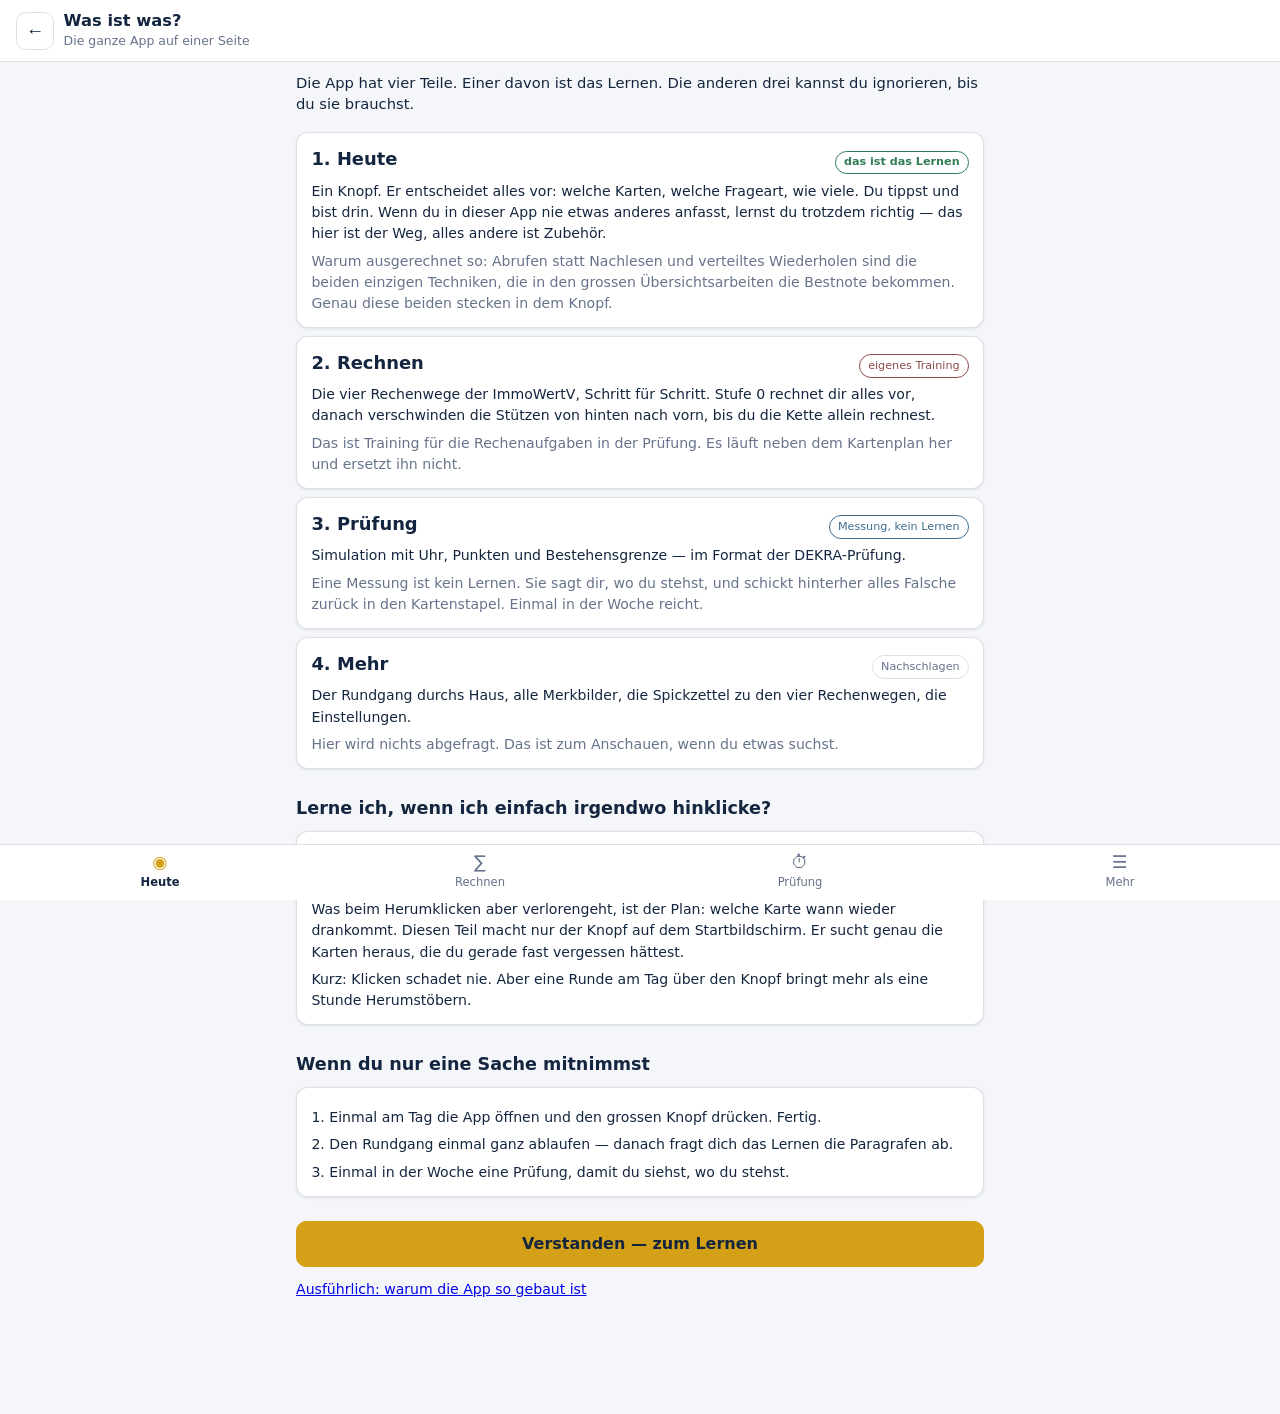
<file: index.html>
<!doctype html>
<html lang="de">
<head>
<meta charset="utf-8">
<meta name="viewport" content="width=device-width,initial-scale=1,viewport-fit=cover">
<title>SV-Trainer</title>
<meta name="description" content="Lern- und Pruefungstrainer fuer Immobiliensachverstaendige: Pruefungskatalog Sachkunde und Bautechnik plus die Rechenwege der ImmoWertV.">
<meta name="theme-color" content="#14263f">
<meta name="robots" content="noindex,nofollow">
<link rel="manifest" href="manifest.webmanifest?v=15">
<link rel="icon" href="cover.png?v=15">
<link rel="apple-touch-icon" href="cover.png?v=15">
<link rel="stylesheet" href="stil.css?v=15">
</head>
<body>

<header id="kopf">
  <button id="zurueck" class="zurueck" hidden aria-label="zurueck">&#8592;</button>
  <div class="kopftext">
    <div id="kopftitel">SV-Trainer</div>
    <div id="kopfsub">Ein Knopf, dann bist du drin</div>
  </div>
</header>

<main id="buehne"></main>
<div id="hinweis"></div>

<nav id="leiste">
  <button data-ziel="start" class="an"><span>&#9673;</span>Heute<em id="faellig"></em></button>
  <button data-ziel="rechnen"><span>&#8721;</span>Rechnen</button>
  <button data-ziel="pruefung"><span>&#9201;</span>Prüfung</button>
  <button data-ziel="mehr"><span>&#9776;</span>Mehr</button>
</nav>

<script src="daten-pruefung.js?v=15"></script>
<script src="daten-rechenwege.js?v=15"></script>
<script src="daten-palast.js?v=15"></script>
<script src="daten-gesetz.js?v=15"></script>
<script src="daten-bauleitplanung.js?v=15"></script>
<script src="planer.js?v=15"></script>
<script src="karten.js?v=15"></script>
<script src="app.js?v=15"></script>
<script>
if ('serviceWorker' in navigator) {
  window.addEventListener('load', function () { navigator.serviceWorker.register('sw.js').catch(function () {}); });
}
</script>
</body>
</html>
</file>
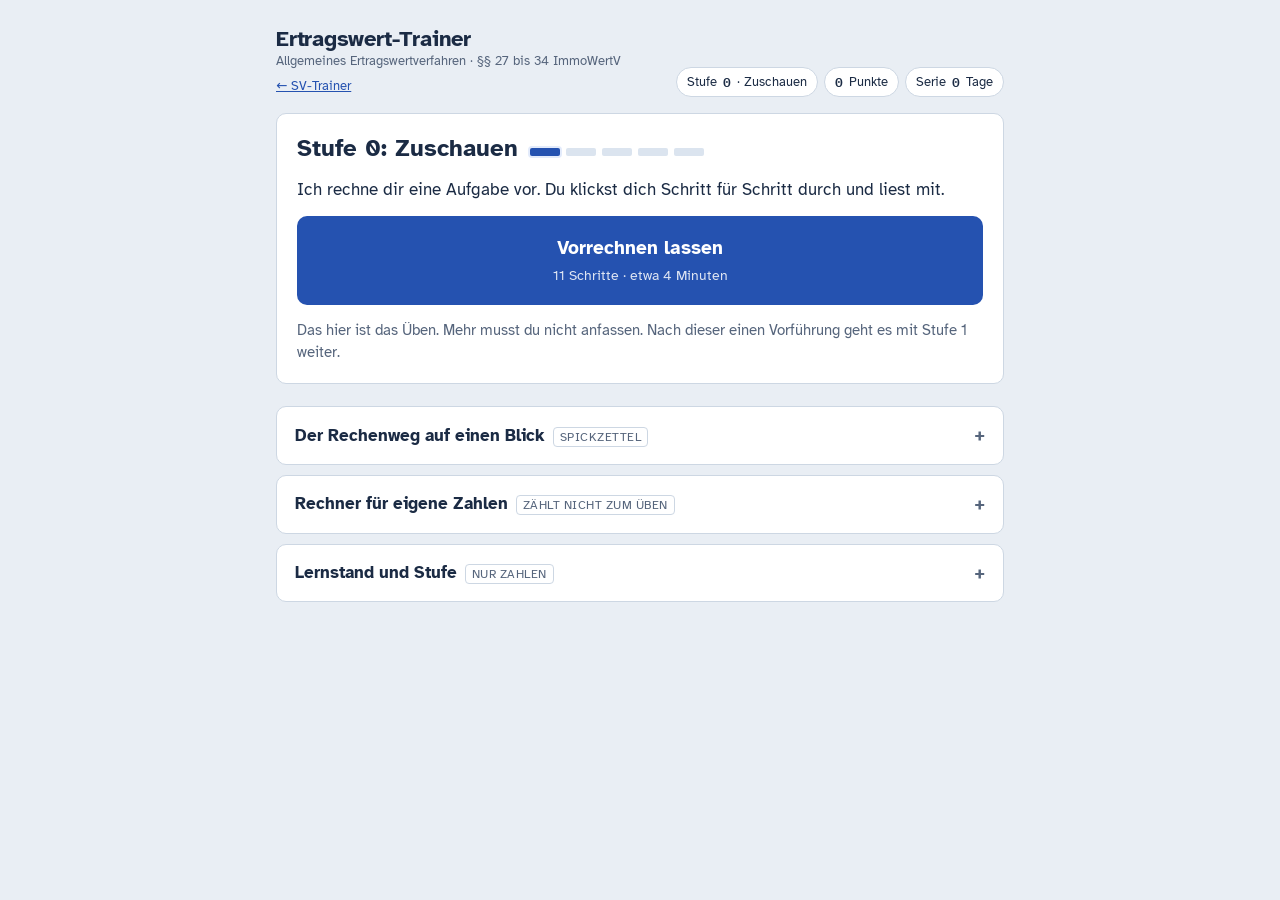
<file: ertragswert.html>
<!doctype html>
<html lang="de">
<head>
<meta charset="utf-8">
<meta name="viewport" content="width=device-width,initial-scale=1,viewport-fit=cover">
<meta name="robots" content="noindex,nofollow">
<meta name="theme-color" content="#14263f">
<link rel="icon" href="cover.png">
</head>
<body>
<title>Ertragswert-Trainer</title>
<link rel="preconnect" href="https://fonts.googleapis.com">
<link rel="preconnect" href="https://fonts.gstatic.com" crossorigin>
<link rel="stylesheet" href="https://fonts.googleapis.com/css2?family=Atkinson+Hyperlegible:wght@400;700&family=Caveat:wght@600;700&family=IBM+Plex+Mono:wght@400;600&display=swap">
<style>
/* Layout: eine Spalte wie ein Schulheft. Karopapier für alles, was gerechnet wird, Rotstift für Korrekturen, Füllerblau für die Tinte. */
:root{
  --bg:#e9eef4;
  --flaeche:#ffffff;
  --papier:#fcfdfe;
  --karo:#dbe4ef;
  --tinte:#1b2b44;
  --tinte2:#56657c;
  --linie:#cdd7e3;
  --blau:#2552b0;
  --auf-blau:#ffffff;
  --blau-hell:#e3ebfb;
  --rot:#c2382c;
  --rot-hell:#fbe7e4;
  --gruen:#2b7748;
  --gruen-hell:#e2f3e8;
  --marker:#fff1a8;
  --f-text:"Atkinson Hyperlegible",system-ui,-apple-system,"Segoe UI",sans-serif;
  --f-hand:"Caveat","Segoe Print","Comic Sans MS",cursive;
  --f-zahl:"IBM Plex Mono",ui-monospace,Consolas,monospace;
}
@media (prefers-color-scheme: dark){
  :root:not([data-theme="light"]){
    --bg:#0f141b;--flaeche:#18202b;--papier:#151c26;--karo:#222c39;--tinte:#e2e8f1;--tinte2:#9cabbf;--linie:#2c3746;
    --blau:#8fb1ff;--auf-blau:#0c1420;--blau-hell:#1d2a44;--rot:#ff8c7c;--rot-hell:#3a1f1c;--gruen:#78d4a0;--gruen-hell:#16301f;--marker:rgba(255,222,90,.22);
    color-scheme:dark;
  }
}
:root[data-theme="dark"]{
  --bg:#0f141b;--flaeche:#18202b;--papier:#151c26;--karo:#222c39;--tinte:#e2e8f1;--tinte2:#9cabbf;--linie:#2c3746;
  --blau:#8fb1ff;--auf-blau:#0c1420;--blau-hell:#1d2a44;--rot:#ff8c7c;--rot-hell:#3a1f1c;--gruen:#78d4a0;--gruen-hell:#16301f;--marker:rgba(255,222,90,.22);
  color-scheme:dark;
}
*{box-sizing:border-box}
body{background:var(--bg);color:var(--tinte);font-family:var(--f-text);font-size:17px;line-height:1.5}
.wrap{max-width:760px;margin:0 auto;padding-inline:16px;padding-block:18px 56px}
h1,h2,h3{text-wrap:balance;margin:0;line-height:1.2}
button{font:inherit;color:inherit;cursor:pointer}
button:focus-visible,input:focus-visible,select:focus-visible,summary:focus-visible{outline:3px solid var(--blau);outline-offset:2px}
.zahl{font-family:var(--f-zahl);font-variant-numeric:tabular-nums}
.klein{font-size:.86rem;color:var(--tinte2)}
.hand{font-family:var(--f-hand);font-weight:700}

/* Kopf */
.kopf{display:flex;flex-wrap:wrap;align-items:flex-end;justify-content:space-between;gap:10px 16px;margin-bottom:16px}
.kopf h1{font-size:1.35rem;letter-spacing:-.01em}
.zurueck-link{font-size:.84rem;color:var(--blau)}
.kopf .unter{font-size:.82rem;color:var(--tinte2)}
.chips{display:flex;flex-wrap:wrap;gap:6px}
.chip{display:inline-flex;align-items:center;gap:6px;padding:4px 10px;border-radius:999px;background:var(--flaeche);border:1px solid var(--linie);font-size:.84rem;white-space:nowrap;position:relative}
.chip b{font-family:var(--f-zahl);font-weight:600}
.plus{position:absolute;right:4px;top:-6px;font-family:var(--f-hand);font-size:1.3rem;color:var(--gruen);pointer-events:none;animation:hoch 1.1s ease-out forwards}
@keyframes hoch{from{opacity:1;transform:translateY(0)}to{opacity:0;transform:translateY(-26px)}}
@media (prefers-reduced-motion: reduce){.plus{animation:none;opacity:0}}

/* Karten */
.karte{background:var(--flaeche);border:1px solid var(--linie);border-radius:10px;padding:20px}
.heute{display:grid;gap:14px}
.stufe-titel{display:flex;flex-wrap:wrap;align-items:baseline;gap:6px 12px}
.stufe-titel h2{font-size:1.5rem}
.leiter{display:flex;gap:6px;align-items:center}
.leiter span{width:30px;height:8px;border-radius:2px;background:var(--karo)}
.leiter span.da{background:var(--blau)}
.leiter span.jetzt{background:var(--blau);box-shadow:0 0 0 2px var(--blau-hell)}
.knopf{display:block;width:100%;border:0;border-radius:10px;background:var(--blau);color:var(--auf-blau);padding:18px 20px;font-size:1.2rem;font-weight:700;text-align:center}
.knopf small{display:block;font-weight:400;font-size:.9rem;opacity:.85;margin-top:2px}
.knopf:hover{filter:brightness(1.07)}
.knopf2{border:1px solid var(--linie);background:var(--flaeche);border-radius:8px;padding:10px 16px;font-weight:700}
.knopf2:hover{border-color:var(--blau)}
.linkknopf{border:0;background:none;padding:0;color:var(--tinte2);text-decoration:underline;text-underline-offset:3px;font-size:.88rem}
.knopfreihe{display:flex;flex-wrap:wrap;gap:10px;align-items:center}
.hinweis{font-size:.92rem;color:var(--tinte2)}

/* Nebenwege */
.neben{margin-top:22px;display:grid;gap:10px}
details.fach{background:var(--flaeche);border:1px solid var(--linie);border-radius:10px}
details.fach>summary{list-style:none;padding:14px 18px;display:flex;justify-content:space-between;align-items:center;gap:10px;cursor:pointer;font-weight:700}
details.fach>summary::-webkit-details-marker{display:none}
details.fach>summary::after{content:"+";font-family:var(--f-zahl);color:var(--tinte2);font-size:1.2rem}
details.fach[open]>summary::after{content:"−"}
.marke{font-weight:400;font-size:.76rem;letter-spacing:.04em;text-transform:uppercase;color:var(--tinte2);border:1px solid var(--linie);border-radius:4px;padding:1px 6px;margin-left:8px;white-space:nowrap}
.fach-inhalt{padding:0 18px 18px;display:grid;gap:14px}

/* Karopapier */
.karo{background-color:var(--papier);background-image:linear-gradient(var(--karo) 1px,transparent 1px),linear-gradient(90deg,var(--karo) 1px,transparent 1px);background-size:22px 22px;background-position:-1px -1px;border:1px solid var(--linie);border-radius:6px;position:relative}
.heft{padding:14px 14px 16px 30px}
.heft::before{content:"";position:absolute;left:18px;top:0;bottom:0;width:2px;background:var(--rot);opacity:.45}

/* Schriftliche Rechnung (Spickzettel) */
.rechnung{display:grid;grid-template-columns:1.6em minmax(0,1fr);row-gap:2px}
.rechnung .op{font-family:var(--f-zahl);font-weight:600;color:var(--rot);text-align:center;padding-top:6px}
.rechnung .zeile{padding:6px 0;display:flex;flex-wrap:wrap;justify-content:space-between;gap:2px 14px;min-width:0}
.rechnung .zeile.erg{border-top:2px solid var(--tinte)}
.rechnung .name{font-weight:700}
.rechnung .fml{font-family:var(--f-zahl);font-size:.85rem;color:var(--tinte2)}
.merk{border-left:3px solid var(--marker);background:var(--papier);padding:10px 14px;border-radius:0 6px 6px 0}
.merk .hand{font-size:1.35rem;color:var(--blau);line-height:1.15}
.formelbox{font-family:var(--f-zahl);background:var(--papier);border:1px dashed var(--linie);border-radius:6px;padding:10px 12px;font-size:.92rem;overflow-x:auto}

/* Lauf */
.laufkopf{display:flex;justify-content:space-between;align-items:center;gap:10px;margin-bottom:8px}
.balken{display:flex;gap:3px;margin-bottom:14px}
.balken span{flex:1;height:9px;border-radius:2px;background:var(--karo)}
.balken span.ok{background:var(--gruen)}
.balken span.korr{background:var(--rot)}
.balken span.jetzt{background:var(--blau)}
.angaben{margin-bottom:14px}
.angaben>summary{padding:12px 16px}
.angaben .fach-inhalt{padding:0 16px 16px}
.tab{display:grid;grid-template-columns:minmax(0,1fr) auto;gap:4px 14px;font-size:.95rem}
.tab dt{color:var(--tinte2)}
.tab dd{margin:0;text-align:right;font-family:var(--f-zahl);font-variant-numeric:tabular-nums}
.prosa{margin:0;max-width:65ch}
.prosa mark{background:var(--marker);color:inherit;padding:0 2px;border-radius:2px}

.zettel{display:grid;gap:0}
.zl{display:grid;grid-template-columns:minmax(0,1fr) auto 1.6em;gap:4px 10px;align-items:baseline;padding:7px 0;border-bottom:1px solid var(--karo)}
.zl .n{font-weight:700;min-width:0}
.zl .e{display:block;font-weight:400;font-family:var(--f-zahl);font-size:.8rem;color:var(--tinte2);overflow-wrap:anywhere}
.zl .w{font-family:var(--f-zahl);font-variant-numeric:tabular-nums;text-align:right;white-space:nowrap}
.zl .m{font-family:var(--f-hand);font-size:1.4rem;line-height:1;text-align:center}
.zl .m.ok{color:var(--gruen)}
.zl .m.korr{color:var(--rot)}
.zettel-leer{color:var(--tinte2);font-size:.9rem;padding:6px 0}

.schritt{margin-top:14px;background:var(--flaeche);border:2px solid var(--blau);border-radius:8px;padding:16px;display:grid;gap:12px}
.schritt .kopfzeile{display:flex;flex-wrap:wrap;justify-content:space-between;gap:4px 12px;align-items:baseline}
.schritt h3{font-size:1.3rem}
.schritt .par{font-size:.82rem;color:var(--tinte2)}
.amtlich{font-size:.86rem;color:var(--tinte2);margin-top:-8px}
.fml-zeile{font-family:var(--f-zahl);font-size:.95rem;background:var(--blau-hell);border-radius:6px;padding:8px 10px;overflow-wrap:anywhere}
.fml-zeile .lab{font-family:var(--f-text);font-size:.78rem;letter-spacing:.04em;text-transform:uppercase;color:var(--tinte2);display:block}
.eingabe{display:flex;gap:8px;align-items:stretch;flex-wrap:wrap}
.eingabe .feld{flex:1 1 200px;display:flex;align-items:center;border:2px solid var(--linie);border-radius:8px;background:var(--papier);padding:0 12px;min-width:0}
.eingabe .feld:focus-within{border-color:var(--blau)}
.eingabe input{flex:1;min-width:0;border:0;background:transparent;color:var(--tinte);font-family:var(--f-zahl);font-size:1.35rem;padding:12px 0;outline:none}
.eingabe .einh{color:var(--tinte2);font-family:var(--f-zahl);padding-left:8px;white-space:nowrap}
.eingabe .knopf{width:auto;flex:0 0 auto;padding:12px 22px;font-size:1.05rem}
.rueck{border-radius:8px;padding:12px 14px;display:grid;gap:6px}
.rueck.gut{background:var(--gruen-hell)}
.rueck.schlecht{background:var(--rot-hell)}
.rueck .hand{font-size:1.6rem;line-height:1}
.rueck.gut .hand{color:var(--gruen)}
.rueck.schlecht .hand{color:var(--rot)}
.warum{font-size:.93rem}
.warum summary{cursor:pointer;color:var(--blau);font-weight:700}
.warum p{margin:.4em 0 0}
.wahl{display:grid;gap:8px}
.wahl button{text-align:left;border:2px solid var(--linie);background:var(--papier);border-radius:8px;padding:12px 14px;font-weight:700}
.wahl button:hover:not(:disabled){border-color:var(--blau)}
.wahl button:disabled{opacity:.5;text-decoration:line-through;cursor:default}

/* Ende */
.ergebnis{text-align:center;padding:26px 16px}
.ergebnis .hand{font-size:2.2rem;color:var(--gruen)}
.vw{display:inline-block;font-family:var(--f-zahl);font-size:clamp(1.6rem,6vw,2.3rem);font-weight:600;border-bottom:3px double var(--rot);padding:0 6px 2px;margin:6px 0 4px}
.bilanz{display:grid;grid-template-columns:repeat(auto-fit,minmax(150px,1fr));gap:10px;margin:18px 0}
.bilanz div{background:var(--papier);border:1px solid var(--linie);border-radius:8px;padding:10px 12px;text-align:left}
.bilanz b{display:block;font-family:var(--f-zahl);font-size:1.3rem}

/* Rechner */
.formular{display:grid;grid-template-columns:repeat(auto-fit,minmax(160px,1fr));gap:10px 12px}
.formular label{display:grid;gap:3px;font-size:.84rem;color:var(--tinte2);min-width:0}
.formular input,.formular select{width:100%;min-width:0;border:1px solid var(--linie);border-radius:6px;background:var(--papier);color:var(--tinte);font-family:var(--f-zahl);font-size:1rem;padding:8px 10px}
.formular select{font-family:var(--f-text)}
.gruppe{font-weight:700;font-size:.8rem;letter-spacing:.05em;text-transform:uppercase;color:var(--tinte2);grid-column:1/-1;margin-top:6px}
.aufteilung{display:flex;height:26px;border-radius:5px;overflow:hidden;border:1px solid var(--linie)}
.aufteilung div{display:flex;align-items:center;justify-content:center;font-size:.76rem;font-weight:700;color:var(--auf-blau);white-space:nowrap;overflow:hidden;min-width:0}
.legende{display:flex;flex-wrap:wrap;gap:6px 16px;font-size:.84rem;color:var(--tinte2)}
.legende i{display:inline-block;width:10px;height:10px;border-radius:2px;margin-right:5px;vertical-align:-1px}
.schwach li{margin:2px 0}
.stufenwahl{display:flex;flex-wrap:wrap;gap:6px}
.stufenwahl button{border:1px solid var(--linie);background:var(--papier);border-radius:6px;padding:6px 10px;font-size:.88rem}
.stufenwahl button.an{border-color:var(--blau);background:var(--blau-hell);font-weight:700}
@media (max-width:480px){
  body{font-size:16px}
  .karte{padding:16px}
  .heft{padding-left:26px}
  .heft::before{left:14px}
  .eingabe .knopf{width:100%}
}
</style>

<div class="wrap">
  <header class="kopf">
    <div>
      <h1>Ertragswert-Trainer</h1>
      <div class="unter">Allgemeines Ertragswertverfahren · §§ 27 bis 34 ImmoWertV</div>
      <a class="zurueck-link" href="./">← SV-Trainer</a>
    </div>
    <div class="chips" id="chips"></div>
  </header>
  <main id="app"></main>
</div>

<script>
(function(){
'use strict';

/* ---------- Grundwerte ---------- */
const GND = 80, STICHTAG = 2026;
const SPEICHER = 'etw-trainer-v1', RSPEICHER = 'etw-rechner-v1', DOC = 'lernstand/haupt';

const STUFEN = [
  {name:'Zuschauen',     kurz:'Ich rechne dir eine Aufgabe vor. Du klickst dich Schritt für Schritt durch und liest mit.'},
  {name:'Mit Geländer',  kurz:'Formel und Zahlen stehen schon da. Du rechnest nur aus (Taschenrechner erlaubt).'},
  {name:'Mit Formel',    kurz:'Die Formel steht da. Die Zahlen suchst du dir selbst aus der Aufgabe.'},
  {name:'Nur der Name',  kurz:'Du siehst nur, welcher Schritt dran ist. Die Formel musst du wissen. Wenn es hakt: Tipp-Knopf.'},
  {name:'Aus dem Kopf',  kurz:'Du entscheidest selbst, welcher Schritt als Nächstes kommt, und rechnest ihn. So wie in der Prüfung.'}
];

/* Jeder Schritt: Name, amtlicher Name, Fundstelle, Formel, Merkbild (aus dem SV-Trainer), Warum, Falle. */
const SCHRITTE = {
  wfl:  {name:'Wohnfläche gesamt', art:'qm', par:'Bezugsgröße', braucht:[],
         formel:'Anzahl × Fläche je Wohnung, alle Wohnungen zusammen',
         merk:'Erst die Fläche, dann die Miete.',
         warum:'Die Miete wird je Quadratmeter angegeben. Also brauchst du zuerst die gesamte Wohnfläche aller Wohnungen.',
         falle:'Nur eine Wohnungsgruppe gezählt und die andere vergessen.'},
  roh:  {name:'Rohertrag', art:'eurj', par:'§ 31 Abs. 2', braucht:['wfl'],
         formel:'Wohnfläche × Miete je m² und Monat × 12',
         merk:'Nike steht auf dem Dach und zählt die Mieten. Aber nur die, die am Markt zu erzielen sind.',
         warum:'Der Rohertrag ist die Jahres-Nettokaltmiete, die man bei ordnungsgemäßer Bewirtschaftung am Markt erzielen kann. Die Miete ist je Monat angegeben, deshalb mal 12.',
         falle:'Die tatsächlich gezahlte Miete statt der marktüblichen genommen, oder die 12 Monate vergessen.'},
  bwk:  {name:'Bewirtschaftungskosten', art:'eurj', par:'§ 32', braucht:['roh'],
         formel:'Verwaltung + Instandhaltung + Mietausfallwagnis',
         merk:'Die Motte frisst Löcher in den Geldstapel: Verwaltung, Instandhaltung, Mietausfallwagnis.',
         warum:'Das sind die Kosten, die der Eigentümer selbst trägt. Umlegbare Betriebskosten zahlt der Mieter, die gehören nicht hierher. Die Ansätze kommen aus dem Modell des Gutachterausschusses, das zum Liegenschaftszinssatz gehört.',
         falle:'Zins und Tilgung abgezogen. Die Finanzierung des Eigentümers gehört nie dazu.'},
  rein: {name:'Reinertrag', art:'eurj', par:'§ 31 Abs. 1', braucht:['roh','bwk'],
         formel:'Rohertrag − Bewirtschaftungskosten',
         merk:'Was die Motte vom Geldstapel übrig lässt, ist der Reinertrag.',
         warum:'Das ist der Überschuss pro Jahr, den das ganze Grundstück abwirft, Boden und Gebäude zusammen.',
         falle:'Kosten addiert statt abgezogen.'},
  boden:{name:'Bodenwert', art:'eur', par:'§§ 40 bis 45', braucht:[],
         formel:'Grundstücksfläche × Bodenrichtwert',
         merk:'Die Rose steht auf nackter Erde: Der Boden wird bewertet, als wäre er unbebaut.',
         warum:'Der Bodenwert wird im Ertragswertverfahren zweimal gebraucht: einmal für die Bodenwertverzinsung und ganz am Ende als voller Betrag.',
         falle:'Den Bodenwert nur geschätzt, weil er ja am Ende wieder draufkommt. Er wirkt aber zweimal.'},
  bvz:  {name:'Bodenwertverzinsung', amtlich:'Bodenwertverzinsungsbetrag', art:'eurj', par:'§ 28', braucht:['boden'],
         formel:'Bodenwert × Liegenschaftszinssatz',
         merk:'Der Neffe am Küchentisch zieht zuerst die Verzinsung des Bodens ab. Der Boden verdient sein eigenes Geld.',
         warum:'Ein Teil des Reinertrags gehört dem Boden, nicht dem Gebäude. Der Boden altert nie, deshalb wird sein Anteil herausgerechnet.',
         falle:'Den Prozentsatz nicht durch 100 geteilt, oder einen anderen Zinssatz genommen als später beim Barwertfaktor. Es ist beide Male derselbe Liegenschaftszinssatz.'},
  rea:  {name:'Gebäudereinertrag', amtlich:'Reinertragsanteil der baulichen Anlagen', art:'eurj', par:'§ 28', braucht:['rein','bvz'],
         formel:'Reinertrag − Bodenwertverzinsung',
         merk:'Was nach dem Abzug übrig bleibt, gehört dem Gebäude.',
         warum:'Nur dieser Teil wird über die Restnutzungsdauer kapitalisiert, denn nur so lange gibt es das Gebäude noch.',
         falle:'Den ganzen Reinertrag kapitalisiert. Das wäre das vereinfachte Verfahren nach § 29.'},
  rnd:  {name:'Restnutzungsdauer', art:'jahre', par:'§ 4 Abs. 3', braucht:[],
         formel:'Gesamtnutzungsdauer − Alter am Stichtag',
         merk:'Über dem Reh schwebt die Sanduhr. Oben der Sand, der noch kommt: die Restnutzungsdauer.',
         warum:'Ohne Modernisierung ganz einfach: Gesamtnutzungsdauer minus Alter. Für Mehrfamilienhäuser nennt Anlage 1 ImmoWertV 80 Jahre.',
         falle:'Das Alter statt der Restnutzungsdauer genommen, oder mit der Gesamtnutzungsdauer weitergerechnet.'},
  bwf:  {name:'Barwertfaktor', art:'faktor', par:'§ 34 Abs. 2', braucht:['rnd'],
         formel:'(qⁿ − 1) ÷ (qⁿ × (q − 1)), mit q = 1 + Zinssatz ÷ 100 und n = Restnutzungsdauer',
         merk:'Das Meer: so viele Wellen wie Jahre Restnutzungsdauer. Weit draußen werden sie flacher, weil späteres Geld heute weniger wert ist.',
         warum:'Der Faktor rechnet alle künftigen Jahreserträge auf heute um. Auf 2 Nachkommastellen runden, so wie in den Tabellen.',
         falle:'Mit der Gesamtnutzungsdauer gerechnet statt mit der Restnutzungsdauer.'},
  ewg:  {name:'Gebäudeertragswert', amtlich:'vorläufiger Ertragswert der baulichen Anlagen', art:'eur', par:'§ 28', braucht:['rea','bwf'],
         formel:'Gebäudereinertrag × Barwertfaktor',
         merk:'Der Neffe multipliziert, was dem Gebäude gehört, mit dem Meer.',
         warum:'Das ist der heutige Wert aller Gebäude-Erträge bis zum Ende der Restnutzungsdauer. Noch ohne Boden.',
         falle:'Hier schon den Bodenwert addiert. Der kommt erst im nächsten Schritt.'},
  vorl: {name:'vorläufiger Ertragswert', art:'eur', par:'§ 28', braucht:['ewg','boden'],
         formel:'Gebäudeertragswert + Bodenwert',
         merk:'Ganz am Ende legt der Neffe den Boden wieder obendrauf.',
         warum:'Der Boden geht mit dem Gebäude nicht unter, deshalb kommt er voll dazu. Die Marktanpassung steckt schon im Liegenschaftszinssatz. Der vorläufige Ertragswert ist also zugleich der marktangepasste.',
         falle:'Noch einen pauschalen Marktzuschlag draufgesetzt. Das wäre eine doppelte Marktanpassung.'},
  ew:   {name:'Ertragswert', amtlich:'nach besonderen objektspezifischen Grundstücksmerkmalen (boG)', art:'eur', par:'§ 8 Abs. 3', braucht:['vorl'],
         formel:'vorläufiger Ertragswert ± boG (z. B. Instandhaltungsstau)',
         merk:'Die Fee tippt das Dach an, es leuchtet rot: Der Schaden kommt ganz zum Schluss weg.',
         warum:'Besonderheiten, die nur dieses Objekt hat, zum Beispiel ein Reparaturstau, werden erst nach der Marktanpassung berücksichtigt.',
         falle:'Den Stau schon bei den Bewirtschaftungskosten abgezogen. Dann zählt er doppelt.'},
  vw:   {name:'Verkehrswert', art:'eur', par:'§ 194 BauGB', braucht:['ew'],
         formel:'Ertragswert, sinnvoll gerundet',
         merk:'Ergebnis doppelt unterstreichen. Und runden.',
         warum:'Ein Verkehrswert auf den Euro genau täuscht eine Genauigkeit vor, die es nicht gibt.',
         falle:'Den Wert auf den Euro genau angegeben.'}
};

/* Typische Denkfehler als falsche Möglichkeiten in Stufe 4 */
const FEHLSCHRITTE = [
  {t:'Zins und Tilgung abziehen', w:'Die Finanzierung des Eigentümers gehört nie in die Bewertung.'},
  {t:'Bodenwert abzinsen', w:'Das gehört zum vereinfachten Verfahren (§ 29). Im allgemeinen Verfahren kommt der Boden voll dazu.'},
  {t:'Sachwertfaktor anwenden', w:'Der gehört zum Sachwertverfahren. Beim Ertragswert steckt der Markt schon im Liegenschaftszinssatz.'},
  {t:'Pauschalen Marktzuschlag aufschlagen', w:'Doppelte Marktanpassung. Der Liegenschaftszinssatz enthält den Markt schon.'},
  {t:'Umlagen zum Rohertrag addieren', w:'Umlegbare Betriebskosten zahlt der Mieter. Sie gehören nicht in den Rohertrag.'},
  {t:'Barwertfaktor mit der Gesamtnutzungsdauer bilden', w:'Kapitalisiert wird nur über die Restnutzungsdauer.'}
];

const ORTE = ['Herne','Bochum-Langendreer','Dortmund-Hörde','Gelsenkirchen-Buer','Recklinghausen','Essen-Rüttenscheid','Castrop-Rauxel','Witten','Herten','Oberhausen-Sterkrade','Hattingen','Marl','Datteln','Unna'];
const BOG_ARTEN = [
  ['Das Dach ist schadhaft. Der Instandhaltungsstau beträgt','Instandhaltungsstau Dach'],
  ['Die Heizung muss erneuert werden. Die Kosten betragen','Heizung erneuern'],
  ['Die Fenster sind verschlissen. Der Austausch kostet','Fenster erneuern'],
  ['Die Fassade hat Risse. Die Beseitigung kostet','Fassadenschäden']
];

/* Das Beispiel aus dem SV-Trainer und dem Podcast: dieselben Zahlen, dasselbe Ergebnis. */
const BEISPIEL = {
  ort:'Beispielstadt', beispiel:true, nWhg:6, wfl:500, einheiten:null, miete:10, istMiete:null,
  bwk:{art:'einzeln', verw:350, inst:13.4, maw:2}, grund:600, brw:350, lz:4, rnd:40, baujahr:1986, rndAusAlter:false,
  bog:{betrag:-35000, satz:'Das Dach ist überfällig. Der Instandhaltungsstau beträgt', kurz:'Instandhaltungsstau Dach'}
};

/* ---------- Zahlen ---------- */
const nf = (x,d) => Number(x).toLocaleString('de-DE',{minimumFractionDigits:d,maximumFractionDigits:d});
const c2 = x => Math.round(x*100)/100;
const fe = x => { x = c2(x); return nf(x, Number.isInteger(x) ? 0 : 2); };
const fq = x => nf(x, Number.isInteger(x) ? 0 : 2);
const fp = x => nf(x, Number.isInteger(x) ? 0 : (Number.isInteger(Math.round(x*1000)/100) ? 1 : 2));
const fm = x => nf(x, 2);
const einheit = art => ({eurj:'€/Jahr', eur:'€', qm:'m²', jahre:'Jahre', faktor:''}[art]);
function wertText(id, v){
  const a = SCHRITTE[id].art;
  if (a === 'faktor') return nf(v,2);
  if (a === 'qm') return fq(v) + ' m²';
  if (a === 'jahre') return nf(v,0) + ' Jahre';
  return fe(v) + ' €';
}
function lies(s){
  s = String(s || '').trim().replace(/€|%|m²|m2|eur|jahre?|\s/gi,'').replace(/−/g,'-');
  if (!s) return NaN;
  if (s.includes(',')) s = s.replace(/\./g,'').replace(',','.');
  else if (/^-?\d{1,3}(\.\d{3})+$/.test(s)) s = s.replace(/\./g,'');
  return Number(s);
}
const nah = (x, soll) => Math.abs(x - soll) <= Math.max(1, Math.abs(soll) * 0.0005);
function stimmt(id, x, W){
  const a = SCHRITTE[id].art, soll = W[id];
  if (a === 'faktor') return Math.abs(x - soll) <= 0.015;
  if (a === 'jahre' || a === 'qm' || id === 'vw') return Math.abs(x - soll) < 0.5;
  return nah(x, soll);
}
function rundStufe(x){ return Math.abs(x) < 250000 ? 1000 : (Math.abs(x) < 1000000 ? 5000 : 10000); }
function barwert(p, n){ const q = 1 + p/100, qn = Math.pow(q, n); return (qn - 1) / (qn * (q - 1)); }

/* ---------- Die eine Rechnung: für Übung und Rechner dieselbe ---------- */
function rechne(A){
  const W = {};
  W.wfl = A.wfl;
  W.roh = c2(W.wfl * A.miete * 12);
  W.bwk = c2(A.bwk.art === 'pauschal' ? W.roh * A.bwk.pct / 100
          : A.nWhg * A.bwk.verw + W.wfl * A.bwk.inst + W.roh * A.bwk.maw / 100);
  W.rein = c2(W.roh - W.bwk);
  W.boden = c2(A.grund * A.brw);
  W.bvz = c2(W.boden * A.lz / 100);
  W.rea = c2(W.rein - W.bvz);
  W.rnd = A.rnd;
  W.bwfExakt = barwert(A.lz, A.rnd);
  W.bwf = Math.round(W.bwfExakt * 100) / 100;
  W.ewg = c2(W.rea * W.bwf);
  W.vorl = c2(W.ewg + W.boden);
  W.bog = A.bog ? A.bog.betrag : 0;
  W.ew = c2(W.vorl + W.bog);
  W.rundung = rundStufe(W.ew);
  W.vw = Math.round(W.ew / W.rundung) * W.rundung;
  return W;
}
function reiheVon(A){
  const r = [];
  if (A.einheiten && A.einheiten.length > 1) r.push('wfl');
  r.push('roh','bwk','rein','boden','bvz','rea');
  if (A.rndAusAlter) r.push('rnd');
  r.push('bwf','ewg','vorl','ew','vw');
  return r;
}
function formelVon(id, A){
  if (id === 'bwk' && A.bwk.art === 'pauschal') return 'Prozentsatz × Rohertrag';
  return SCHRITTE[id].formel;
}
function eingesetzt(id, A, W){
  const q = 1 + A.lz/100;
  switch(id){
    case 'wfl': return A.einheiten.map(e => e.n + ' × ' + fq(e.qm) + ' m²').join(' + ');
    case 'roh': return fq(W.wfl) + ' m² × ' + fm(A.miete) + ' €/m² × 12';
    case 'bwk': return A.bwk.art === 'pauschal'
      ? fp(A.bwk.pct) + ' % × ' + fe(W.roh) + ' €'
      : A.nWhg + ' × ' + fe(A.bwk.verw) + ' € + ' + fq(W.wfl) + ' m² × ' + fm(A.bwk.inst) + ' € + ' + fp(A.bwk.maw) + ' % × ' + fe(W.roh) + ' €';
    case 'rein': return fe(W.roh) + ' € − ' + fe(W.bwk) + ' €';
    case 'boden': return fq(A.grund) + ' m² × ' + fe(A.brw) + ' €/m²';
    case 'bvz': return fe(W.boden) + ' € × ' + fp(A.lz) + ' %';
    case 'rea': return fe(W.rein) + ' € − ' + fe(W.bvz) + ' €';
    case 'rnd': return GND + ' Jahre − (' + STICHTAG + ' − ' + A.baujahr + ') Jahre';
    case 'bwf': { const qn = Math.pow(q, A.rnd);
      return 'q = ' + nf(q,4) + ', n = ' + A.rnd + ', qⁿ = ' + nf(qn,4) + ' → (' + nf(qn,4) + ' − 1) ÷ (' + nf(qn,4) + ' × ' + nf(q-1,4) + ')'; }
    case 'ewg': return fe(W.rea) + ' € × ' + nf(W.bwf,2);
    case 'vorl': return fe(W.ewg) + ' € + ' + fe(W.boden) + ' €';
    case 'ew': return A.bog ? fe(W.vorl) + ' € − ' + fe(-A.bog.betrag) + ' € (' + A.bog.kurz + ')' : fe(W.vorl) + ' € ± 0 € (keine boG)';
    case 'vw': return fe(W.ew) + ' € auf volle ' + fe(W.rundung) + ' € gerundet';
  }
  return '';
}
/* Rotstift: typische Fehler erkennen und benennen */
function diagnose(id, x, A, W){
  const q = 1 + A.lz/100, qn = Math.pow(q, A.rnd);
  switch(id){
    case 'roh':
      if (nah(x, W.roh/12)) return 'Das ist die Monatsmiete. Der Rohertrag gilt für ein ganzes Jahr: mal 12.';
      if (A.istMiete && nah(x, W.wfl*A.istMiete*12)) return 'Du hast die tatsächlich gezahlte Miete genommen. Nike zählt die marktübliche.';
      break;
    case 'bwk':
      if (A.bwk.art === 'einzeln' && nah(x, W.bwk - W.roh*A.bwk.maw/100)) return 'Das Mietausfallwagnis fehlt: ' + fp(A.bwk.maw) + ' % vom Rohertrag.';
      if (A.bwk.art === 'einzeln' && nah(x, W.bwk - A.nWhg*A.bwk.verw)) return 'Die Verwaltungskosten fehlen: Anzahl Wohnungen × Betrag je Wohnung.';
      if (A.bwk.art === 'einzeln' && nah(x, W.bwk - W.wfl*A.bwk.inst)) return 'Die Instandhaltung fehlt: Wohnfläche × Betrag je m².';
      if (nah(x, W.roh - W.bwk)) return 'Das ist schon der Reinertrag. Gefragt sind nur die Kosten.';
      break;
    case 'rein':
      if (nah(x, W.roh + W.bwk)) return 'Die Kosten werden abgezogen, nicht addiert.';
      break;
    case 'boden':
      if (nah(x, A.grund * A.brw * 12)) return 'Beim Bodenwert gibt es keine 12 Monate. Fläche × Bodenrichtwert.';
      break;
    case 'bvz':
      if (nah(x, W.boden * A.lz)) return 'Prozent heißt: durch 100 teilen. ' + fp(A.lz) + ' % sind ' + nf(A.lz/100,4).replace(/0+$/,'') + '.';
      if (nah(x, W.rein * A.lz / 100)) return 'Verzinst wird der Bodenwert, nicht der Reinertrag.';
      break;
    case 'rea':
      if (nah(x, W.rein)) return 'Die Bodenwertverzinsung muss noch vom Reinertrag weg.';
      if (nah(x, W.rein + W.bvz)) return 'Abziehen, nicht addieren.';
      if (nah(x, W.rein - W.boden)) return 'Abgezogen wird nur die Verzinsung des Bodens, nicht der ganze Bodenwert.';
      break;
    case 'rnd':
      if (A.baujahr && Math.abs(x - (STICHTAG - A.baujahr)) < 0.5) return 'Das ist das Alter. Gesucht ist, was noch übrig ist: 80 minus Alter.';
      if (Math.abs(x - GND) < 0.5) return 'Das ist die Gesamtnutzungsdauer. Zieh das Alter noch ab.';
      break;
    case 'bwf':
      if (Math.abs(x - barwert(A.lz, GND)) <= 0.015) return 'Das ist der Faktor für 80 Jahre. Nimm die Restnutzungsdauer.';
      if (Math.abs(x - 1/qn) <= 0.01) return 'Das ist der Abzinsungsfaktor. Gesucht ist der Barwertfaktor (Rentenbarwert).';
      if (Math.abs(x - qn) <= 0.01) return 'Das ist nur qⁿ. Setz es noch in die Formel ein.';
      break;
    case 'ewg':
      if (nah(x, W.ewg + W.boden)) return 'Den Bodenwert erst im nächsten Schritt addieren.';
      if (nah(x, W.rein * W.bwf)) return 'Du hast den ganzen Reinertrag genommen. Kapitalisiert wird nur der Gebäudereinertrag.';
      break;
    case 'vorl':
      if (nah(x, W.ewg)) return 'Der Bodenwert fehlt noch.';
      if (nah(x, W.ewg + W.boden/qn)) return 'Das ist der abgezinste Bodenwert, also das vereinfachte Verfahren. Hier kommt der Boden voll dazu.';
      break;
    case 'ew':
      if (A.bog && nah(x, W.vorl - A.bog.betrag)) return 'Der Schaden mindert den Wert. Abziehen, nicht addieren.';
      if (A.bog && nah(x, W.vorl)) return 'Die boG fehlt noch: ' + A.bog.kurz + '.';
      break;
    case 'vw':
      if (nah(x, W.ew) && Math.abs(x - W.vw) >= 0.5) return 'Fast. Jetzt noch auf volle ' + fe(W.rundung) + ' € runden.';
      if ([1000,5000,10000].some(s => Math.abs(x - Math.round(W.ew/s)*s) < 0.5)) return 'Richtig gerundet, aber auf die falsche Stufe. Hier: auf volle ' + fe(W.rundung) + ' €.';
      break;
  }
  return null;
}

/* ---------- Aufgaben erfinden ---------- */
const zz = (a,b) => a + Math.floor(Math.random() * (b - a + 1));
const wahl = arr => arr[Math.floor(Math.random() * arr.length)];
function mische(arr){ const a = arr.slice(); for (let i = a.length - 1; i > 0; i--){ const j = Math.floor(Math.random()*(i+1)); [a[i],a[j]] = [a[j],a[i]]; } return a; }

function neueAngaben(stufe){
  if (stufe === 0) return JSON.parse(JSON.stringify(BEISPIEL));
  for (let t = 0; t < 80; t++){
    const A = {ort: wahl(ORTE), beispiel:false};
    const zwei = stufe >= 3 && Math.random() < 0.5;
    const q1 = zz(11,17) * 5;
    A.einheiten = [{n: zz(2,8), qm: q1}];
    if (zwei){ let q2; do { q2 = zz(8,20) * 5; } while (q2 === q1); A.einheiten.push({n: zz(1,4), qm: q2}); }
    A.nWhg = A.einheiten.reduce((s,e) => s + e.n, 0);
    A.wfl = A.einheiten.reduce((s,e) => s + e.n * e.qm, 0);
    A.miete = zz(65,135) / 10;
    A.istMiete = (stufe >= 3 && Math.random() < 0.35) ? Math.round(A.miete * (0.72 + Math.random()*0.15) * 10) / 10 : null;
    A.bwk = Math.random() < 0.5 ? {art:'pauschal', pct: zz(18,28)} : {art:'einzeln', verw: zz(64,76) * 5, inst: zz(115,150) / 10, maw: 2};
    A.grund = Math.round(A.wfl * (0.6 + Math.random() * 1.2) / 10) * 10;
    A.brw = zz(12,65) * 10;
    A.lz = zz(8,20) * 0.25;
    A.rnd = zz(20,60);
    A.baujahr = STICHTAG - (GND - A.rnd);
    A.rndAusAlter = stufe >= 4 && Math.random() < 0.4;
    if (Math.random() < 0.55){ const b = wahl(BOG_ARTEN); A.bog = {betrag: -zz(8,70) * 1000, satz: b[0], kurz: b[1]}; }
    else A.bog = null;
    const W = rechne(A);
    if (W.rea > 0 && W.bvz < 0.6 * W.rein && W.ew > 0) return A;
  }
  return JSON.parse(JSON.stringify(BEISPIEL));
}

function wohnungenText(A){
  if (!A.einheiten) return A.nWhg + ' Wohnungen mit zusammen ' + fq(A.wfl) + ' m² Wohnfläche';
  if (A.einheiten.length === 1) return A.nWhg + ' Wohnungen mit zusammen ' + fq(A.wfl) + ' m² Wohnfläche';
  return A.einheiten.map(e => e.n + (e.n === 1 ? ' Wohnung' : ' Wohnungen') + ' mit je ' + fq(e.qm) + ' m²').join(' und ');
}
function prosa(A){
  const m = s => '<mark>' + s + '</mark>';
  let t = 'Zu bewerten ist ein Mehrfamilienhaus in ' + A.ort + '. Es hat ' + m(wohnungenText(A)) + (A.einheiten && A.einheiten.length > 1 ? ' Wohnfläche' : '') + '. ';
  if (A.istMiete) t += 'Die Mieter zahlen derzeit ' + m(fm(A.istMiete) + ' €/m²') + ' im Monat, marktüblich erzielbar sind ' + m(fm(A.miete) + ' €/m²') + ' (Nettokaltmiete). Weitere Mietabweichungen sind nicht zu berücksichtigen. ';
  else t += 'Marktüblich erzielbar ist eine Nettokaltmiete von ' + m(fm(A.miete) + ' €/m²') + ' im Monat. ';
  if (A.bwk.art === 'pauschal') t += 'Die Bewirtschaftungskosten betragen ' + m(fp(A.bwk.pct) + ' % des Rohertrags') + '. ';
  else t += 'Bewirtschaftungskosten laut Modell des Gutachterausschusses: Verwaltung ' + m(fe(A.bwk.verw) + ' € je Wohnung') + ' und Jahr, Instandhaltung ' + m(fm(A.bwk.inst) + ' €/m²') + ' Wohnfläche und Jahr, Mietausfallwagnis ' + m(fp(A.bwk.maw) + ' % des Rohertrags') + '. Umlegbare Betriebskosten zahlen die Mieter. ';
  t += 'Das Grundstück ist ' + m(fq(A.grund) + ' m²') + ' groß, der Bodenrichtwert beträgt ' + m(fe(A.brw) + ' €/m²') + '. ';
  t += 'Der Gutachterausschuss veröffentlicht einen Liegenschaftszinssatz von ' + m(fp(A.lz) + ' %') + '. ';
  if (A.rndAusAlter) t += 'Das Haus wurde ' + m(String(A.baujahr)) + ' gebaut und nie modernisiert. Stichtag ist ' + STICHTAG + ', die Gesamtnutzungsdauer beträgt ' + m(GND + ' Jahre') + '. ';
  else t += 'Die Restnutzungsdauer beträgt ' + m(A.rnd + ' Jahre') + '. ';
  if (A.bog) t += A.bog.satz + ' ' + m(fe(-A.bog.betrag) + ' €') + '. ';
  t += 'Ermittle Ertragswert und Verkehrswert im allgemeinen Ertragswertverfahren.';
  return t;
}
function angabenTabelle(A){
  const z = [];
  z.push(['Wohnungen', A.einheiten && A.einheiten.length > 1 ? A.einheiten.map(e => e.n + ' × ' + fq(e.qm) + ' m²').join(' + ') : A.nWhg + ' Stück, zusammen ' + fq(A.wfl) + ' m²']);
  if (A.istMiete) z.push(['Miete tatsächlich', fm(A.istMiete) + ' €/m² mtl.']);
  z.push([A.istMiete ? 'Miete marktüblich' : 'Miete (marktüblich)', fm(A.miete) + ' €/m² mtl.']);
  if (A.bwk.art === 'pauschal') z.push(['Bewirtschaftungskosten', fp(A.bwk.pct) + ' % vom Rohertrag']);
  else { z.push(['Verwaltung', fe(A.bwk.verw) + ' € je Wohnung']); z.push(['Instandhaltung', fm(A.bwk.inst) + ' €/m²']); z.push(['Mietausfallwagnis', fp(A.bwk.maw) + ' % vom Rohertrag']); }
  z.push(['Grundstück', fq(A.grund) + ' m²']);
  z.push(['Bodenrichtwert', fe(A.brw) + ' €/m²']);
  z.push(['Liegenschaftszinssatz', fp(A.lz) + ' %']);
  if (A.rndAusAlter) { z.push(['Baujahr / Stichtag', A.baujahr + ' / ' + STICHTAG]); z.push(['Gesamtnutzungsdauer', GND + ' Jahre']); }
  else z.push(['Restnutzungsdauer', A.rnd + ' Jahre']);
  z.push(['Besonderheit (boG)', A.bog ? A.bog.kurz + ': ' + fe(-A.bog.betrag) + ' €' : 'keine']);
  return '<dl class="tab">' + z.map(r => '<dt>' + r[0] + '</dt><dd>' + r[1] + '</dd>').join('') + '</dl>';
}

/* ---------- Lernstand ---------- */
function leer(){ return {v:1, stufe:0, punkte:0, serie:{letzter:'', tage:0}, fertig:0, folge:0, stat:{}, verlauf:[], lauf:null, naechste:null, letztes:null, geaendert:0}; }
function normalisiere(s){ const d = leer(); if (!s || typeof s !== 'object') return d; for (const k in d) if (s[k] === undefined) s[k] = d[k]; return s; }
let S = leer();
try { const roh = localStorage.getItem(SPEICHER); if (roh) S = normalisiere(JSON.parse(roh)); } catch(e){}
let ansicht = 'start';
let DB = null, dbLaeuft = false, dbNochmal = false, dbTimer = null;

function speichernLokal(){ try { localStorage.setItem(SPEICHER, JSON.stringify(S)); } catch(e){} }
function speichern(){ S.geaendert = Date.now(); speichernLokal(); clearTimeout(dbTimer); dbTimer = setTimeout(schreibeDB, 700); }
async function schreibeDB(){
  if (!DB) return;
  if (dbLaeuft){ dbNochmal = true; return; }
  dbLaeuft = true;
  try { await DB.doc(DOC).set({stand: JSON.parse(JSON.stringify(S))}); }
  catch(e){ if (e && ['revoked','not_granted','invalid_argument','capability_disabled','capability_removed'].includes(e.code)) DB = null; }
  dbLaeuft = false;
  if (dbNochmal){ dbNochmal = false; schreibeDB(); }
}
async function dbStart(){
  try {
    if (!window.claude || typeof window.claude.use !== 'function') return;
    DB = await window.claude.use('db');
    if (!DB) return;
    const snap = await DB.doc(DOC).get();
    const d = snap.exists ? snap.data() : null;
    if (d && d.stand && (d.stand.geaendert || 0) > (S.geaendert || 0)){
      S = normalisiere(JSON.parse(JSON.stringify(d.stand)));
      speichernLokal();
      const tippt = document.activeElement && document.activeElement.tagName === 'INPUT';
      if (!tippt) render();
    } else if (S.geaendert) schreibeDB();
  } catch(e){ DB = null; }
}

function heute(){ const d = new Date(); return d.getFullYear() + '-' + String(d.getMonth()+1).padStart(2,'0') + '-' + String(d.getDate()).padStart(2,'0'); }
function gestern(){ const d = new Date(); d.setDate(d.getDate()-1); return d.getFullYear() + '-' + String(d.getMonth()+1).padStart(2,'0') + '-' + String(d.getDate()).padStart(2,'0'); }
function naechste(){
  if (!S.naechste || S.naechste.stufe !== S.stufe){ S.naechste = {stufe:S.stufe, A: neueAngaben(S.stufe)}; speichern(); }
  return S.naechste;
}
function minuten(n, stufe){ return Math.max(3, Math.round(n * (stufe === 0 ? 0.35 : 0.55))); }

/* ---------- Ablauf einer Aufgabe ---------- */
function starte(){
  if (!S.lauf){
    const N = naechste();
    const A = N.A;
    S.lauf = {A, stufe:S.stufe, reihe: reiheVon(A), i:0, erg:{}, versuch:0, tipp:false, meldung:null, phase:null, opts:null, gewaehlt:[], punkte:0, eingabe:''};
    S.naechste = null;
    phaseSetzen();
  }
  ansicht = 'lauf';
  speichern(); render();
}
function phaseSetzen(){
  const L = S.lauf;
  L.versuch = 0; L.tipp = false; L.meldung = null; L.eingabe = ''; L.gewaehlt = []; L.opts = null;
  if (L.stufe === 0) L.phase = 'zeigen';
  else if (L.stufe >= 4){ L.phase = 'wahl'; L.opts = wahlOptionen(L); }
  else L.phase = 'rechnen';
}
function wahlOptionen(L){
  const id = L.reihe[L.i];
  const erledigt = new Set(L.reihe.slice(0, L.i));
  const inReihe = new Set(L.reihe);
  const unmoeglich = L.reihe.slice(L.i + 1).filter(s => SCHRITTE[s].braucht.some(b => inReihe.has(b) && !erledigt.has(b)));
  const opts = [{t: SCHRITTE[id].name, ok:true}];
  if (unmoeglich.length){
    const u = wahl(unmoeglich);
    const fehlt = SCHRITTE[u].braucht.filter(b => inReihe.has(b) && !erledigt.has(b)).map(b => SCHRITTE[b].name);
    opts.push({t: SCHRITTE[u].name, ok:false, w:'Noch zu früh. Dafür brauchst du erst: ' + fehlt.join(' und ') + '.'});
  }
  const f = mische(FEHLSCHRITTE);
  while (opts.length < 3) opts.push(Object.assign({ok:false}, f.pop()));
  return mische(opts);
}
function punkte(n){ S.punkte += n; S.lauf.punkte += n; plusZeigen = n; }
let plusZeigen = 0;

function statZaehlen(id, ok){ const s = S.stat[id] || (S.stat[id] = {ok:0, fehl:0}); if (ok) s.ok++; else s.fehl++; }

function pruefen(){
  const L = S.lauf, id = L.reihe[L.i];
  const feld = document.getElementById('antwort');
  const x = lies(feld ? feld.value : '');
  L.eingabe = feld ? feld.value : '';
  if (!isFinite(x)){ L.meldung = 'Bitte eine Zahl eintragen, zum Beispiel 12.500 oder 19,79.'; speichern(); render(); return; }
  const W = rechne(L.A);
  if (stimmt(id, x, W)){
    const erst = L.versuch === 0;
    L.erg[id] = erst && !L.tipp ? 'ok1' : 'ok2';
    if (erst) statZaehlen(id, !L.tipp);
    punkte(erst && !L.tipp ? 10 : 5);
    L.phase = 'richtig'; L.meldung = null;
  } else {
    if (L.versuch === 0) statZaehlen(id, false);
    L.versuch++;
    if (L.versuch >= 2){ L.erg[id] = 'geloest'; L.phase = 'geloest'; L.meldung = diagnose(id, x, L.A, W); }
    else { L.meldung = diagnose(id, x, L.A, W) || 'Schau dir die Formel an und rechne noch einmal.'; L.tipp = true; }
  }
  speichern(); render();
}
function waehle(k){
  const L = S.lauf, o = L.opts[k];
  if (!o || L.gewaehlt.includes(k)) return;
  if (o.ok){
    if (L.gewaehlt.length === 0) punkte(5);
    L.phase = 'rechnen'; L.meldung = null;
  } else {
    L.gewaehlt.push(k); L.meldung = o.w;
  }
  speichern(); render();
}
function weiter(){
  const L = S.lauf;
  if (L.phase === 'zeigen'){ L.erg[L.reihe[L.i]] = 'gesehen'; punkte(2); }
  L.i++;
  if (L.i >= L.reihe.length){ abschluss(); return; }
  phaseSetzen(); speichern(); render();
}
function abschluss(){
  const L = S.lauf;
  const n = L.reihe.length;
  const ok = L.reihe.filter(id => L.erg[id] === 'ok1').length;
  const quote = L.stufe === 0 ? 1 : ok / n;
  const W = rechne(L.A);
  S.fertig++;
  const h = heute();
  if (S.serie.letzter !== h){ S.serie.tage = S.serie.letzter === gestern() ? S.serie.tage + 1 : 1; S.serie.letzter = h; }
  let auf = false;
  if (L.stufe === S.stufe){
    if (S.stufe === 0){ S.stufe = 1; S.folge = 0; auf = true; }
    else if (quote >= 0.9){ S.folge++; if (S.folge >= 2 && S.stufe < 4){ S.stufe++; S.folge = 0; auf = true; } }
    else S.folge = 0;
  }
  const schwach = L.reihe.filter(id => L.erg[id] === 'ok2' || L.erg[id] === 'geloest');
  S.verlauf.push({d:h, stufe:L.stufe, ok, n, vw:W.vw});
  if (S.verlauf.length > 60) S.verlauf = S.verlauf.slice(-60);
  S.letztes = {stufe:L.stufe, ok, n, quote, vw:W.vw, ew:W.ew, punkte:L.punkte, auf, schwach, beispiel: !!L.A.beispiel};
  S.lauf = null;
  S.naechste = {stufe:S.stufe, A: neueAngaben(S.stufe)};
  ansicht = 'ende';
  speichern(); render();
}

/* ---------- Anzeigen ---------- */
const $app = document.getElementById('app');
function chips(){
  const st = STUFEN[S.stufe];
  const serie = S.serie.letzter === heute() || S.serie.letzter === gestern() ? S.serie.tage : 0;
  document.getElementById('chips').innerHTML =
    '<span class="chip">Stufe <b>' + S.stufe + '</b> · ' + st.name + '</span>' +
    '<span class="chip" id="chip-punkte"><b>' + S.punkte + '</b> Punkte' + (plusZeigen ? '<span class="plus">+' + plusZeigen + '</span>' : '') + '</span>' +
    '<span class="chip">Serie <b>' + serie + '</b> ' + (serie === 1 ? 'Tag' : 'Tage') + '</span>';
  plusZeigen = 0;
}
function leiter(){ let h = '<div class="leiter" aria-label="Stufe ' + S.stufe + ' von 4">'; for (let i = 0; i <= 4; i++) h += '<span class="' + (i < S.stufe ? 'da' : (i === S.stufe ? 'jetzt' : '')) + '"></span>'; return h + '</div>'; }

function vStart(){
  let knopf;
  if (S.lauf){
    const L = S.lauf;
    knopf = '<button class="knopf" data-a="starte">Weiterrechnen<small>Schritt ' + (L.i + 1) + ' von ' + L.reihe.length + ' · ' + L.A.ort + '</small></button>';
  } else {
    const N = naechste(), n = reiheVon(N.A).length;
    knopf = '<button class="knopf" data-a="starte">' + (S.stufe === 0 ? 'Vorrechnen lassen' : 'Aufgabe rechnen') + '<small>' + n + ' Schritte · etwa ' + minuten(n, S.stufe) + ' Minuten</small></button>';
  }
  const st = STUFEN[S.stufe];
  let aufstieg = '';
  if (S.stufe === 0) aufstieg = 'Nach dieser einen Vorführung geht es mit Stufe 1 weiter.';
  else if (S.stufe < 4) aufstieg = 'Aufstieg: 2 Aufgaben hintereinander mit mindestens 90 % beim ersten Versuch.' + (S.folge ? ' Eine hast du schon.' : '');
  else aufstieg = S.folge >= 3 ? 'Prüfungsreif: ' + S.folge + ' Aufgaben in Folge mit mindestens 90 %.' : 'Ziel: 3 Aufgaben in Folge mit mindestens 90 %. Dann sitzt es. ' + (S.folge ? 'Stand: ' + S.folge + '.' : '');
  return '<section class="karte heute">' +
      '<div class="stufe-titel"><h2>Stufe ' + S.stufe + ': ' + st.name + '</h2>' + leiter() + '</div>' +
      '<p style="margin:0">' + st.kurz + '</p>' +
      knopf +
      '<div class="hinweis">Das hier ist das Üben. Mehr musst du nicht anfassen. ' + aufstieg + '</div>' +
      (S.lauf ? '<div><button class="linkknopf" data-a="verwerfen">' + (verwerfenFrage ? 'Wirklich verwerfen? Hier klicken zum Bestätigen' : 'Angefangene Aufgabe verwerfen') + '</button></div>' : '') +
    '</section>' +
    '<div class="neben">' +
      '<details class="fach" id="d-spick"' + (offen.spick ? ' open' : '') + '><summary><span>Der Rechenweg auf einen Blick<span class="marke">Spickzettel</span></span></summary><div class="fach-inhalt">' + spickzettel() + '</div></details>' +
      '<details class="fach" id="d-rechner"' + (offen.rechner ? ' open' : '') + '><summary><span>Rechner für eigene Zahlen<span class="marke">zählt nicht zum Üben</span></span></summary><div class="fach-inhalt">' + rechnerHtml() + '</div></details>' +
      '<details class="fach" id="d-stand"' + (offen.stand ? ' open' : '') + '><summary><span>Lernstand und Stufe<span class="marke">nur Zahlen</span></span></summary><div class="fach-inhalt">' + standHtml() + '</div></details>' +
    '</div>';
}
let verwerfenFrage = false, resetFrage = false;
const offen = {spick:false, rechner:false, stand:false};

function spickzettel(){
  const zeilen = [
    ['', 'Rohertrag', 'Wohnfläche × Miete × 12'],
    ['−', 'Bewirtschaftungskosten', 'Verwaltung + Instandhaltung + Mietausfallwagnis'],
    ['=', 'Reinertrag', '', true],
    ['−', 'Bodenwertverzinsung', 'Bodenwert × Liegenschaftszinssatz'],
    ['=', 'Gebäudereinertrag', '', true],
    ['×', 'Barwertfaktor', 'aus Liegenschaftszinssatz und Restnutzungsdauer'],
    ['=', 'Gebäudeertragswert', '', true],
    ['+', 'Bodenwert', 'Grundstücksfläche × Bodenrichtwert'],
    ['=', 'vorläufiger Ertragswert', 'zugleich marktangepasst (Markt steckt im Zinssatz)', true],
    ['±', 'boG', 'z. B. Instandhaltungsstau abziehen'],
    ['=', 'Ertragswert', '', true],
    ['≈', 'Verkehrswert', 'sinnvoll gerundet', true]
  ];
  return '<div class="karo heft"><div class="rechnung">' + zeilen.map(z =>
      '<div class="op">' + z[0] + '</div><div class="zeile' + (z[3] ? ' erg' : '') + '"><span class="name">' + z[1] + '</span><span class="fml">' + z[2] + '</span></div>').join('') +
    '</div></div>' +
    '<div class="merk"><div class="hand">Roh minus Kosten gibt Rein. Rein minus Bodenzins gibt Gebäude. Gebäude mal Faktor plus Boden gibt Wert.</div>' +
    '<div class="klein" style="margin-top:6px">Merkbilder wie im SV-Trainer: Nike zählt die Miete, die Motte frisst die Kosten, der Neffe zieht den Bodenzins ab, das Meer macht den Barwertfaktor, der Neffe legt den Boden wieder drauf, die Fee zeigt den Schaden.</div></div>' +
    '<div><b>Barwertfaktor</b> (jährlich nachschüssig, § 34 Abs. 2)<div class="formelbox" style="margin-top:6px">BWF = (qⁿ − 1) ÷ (qⁿ × (q − 1))<br>q = 1 + Zinssatz ÷ 100 · n = Restnutzungsdauer<br>Beispiel: 4 % und 40 Jahre → q = 1,04 → qⁿ = 4,8010 → BWF = 19,79</div></div>' +
    '<div class="klein"><b>Wichtig:</b> Beide Male derselbe Liegenschaftszinssatz. Der Bodenwert taucht zweimal auf, einmal verzinst (abgezogen) und einmal voll (addiert). Das ist das <i>allgemeine</i> Verfahren nach § 28. Das vereinfachte nach § 29 kapitalisiert den ganzen Reinertrag und zinst dafür den Boden ab.</div>';
}

/* Rechner */
const R_BEISPIEL = {wfl:500, nWhg:6, miete:10, art:'einzeln', verw:350, inst:13.4, maw:2, pct:20, grund:600, brw:350, lz:4, rnd:40, bog:35000};
let R = Object.assign({}, R_BEISPIEL);
try { const r = localStorage.getItem(RSPEICHER); if (r) R = Object.assign({}, R_BEISPIEL, JSON.parse(r)); } catch(e){}
function rechnerA(){
  return {ort:'', nWhg: R.nWhg, wfl: R.wfl, einheiten:null, miete: R.miete,
    bwk: R.art === 'pauschal' ? {art:'pauschal', pct:R.pct} : {art:'einzeln', verw:R.verw, inst:R.inst, maw:R.maw},
    grund:R.grund, brw:R.brw, lz:R.lz, rnd:R.rnd, bog: R.bog ? {betrag:-Math.abs(R.bog), kurz:'boG'} : null};
}
function feld(id, label, wert){ return '<label for="r-' + id + '">' + label + '<input id="r-' + id + '" data-r="' + id + '" inputmode="decimal" value="' + String(wert).replace('.', ',') + '"></label>'; }
function rechnerHtml(){
  const istBsp = JSON.stringify(R) === JSON.stringify(R_BEISPIEL);
  return '<div class="klein">' + (istBsp ? 'Eingetragen ist das Beispiel-Mehrfamilienhaus aus dem SV-Trainer. Überschreib die Zahlen mit deinem Fall.' : 'Deine eigenen Zahlen.') + '</div>' +
    '<div class="formular">' +
      '<div class="gruppe">Ertrag</div>' + feld('wfl','Wohnfläche gesamt (m²)',R.wfl) + feld('nWhg','Anzahl Wohnungen',R.nWhg) + feld('miete','Miete (€/m² im Monat)',R.miete) +
      '<div class="gruppe">Bewirtschaftungskosten</div>' +
      '<label for="r-art">Art<select id="r-art" data-r="art"><option value="einzeln"' + (R.art === 'einzeln' ? ' selected' : '') + '>einzeln (Modell)</option><option value="pauschal"' + (R.art === 'pauschal' ? ' selected' : '') + '>pauschal in %</option></select></label>' +
      (R.art === 'pauschal' ? feld('pct','Prozent vom Rohertrag',R.pct) : feld('verw','Verwaltung (€ je Wohnung)',R.verw) + feld('inst','Instandhaltung (€/m²)',R.inst) + feld('maw','Mietausfallwagnis (%)',R.maw)) +
      '<div class="gruppe">Boden und Zins</div>' + feld('grund','Grundstück (m²)',R.grund) + feld('brw','Bodenrichtwert (€/m²)',R.brw) + feld('lz','Liegenschaftszinssatz (%)',R.lz) + feld('rnd','Restnutzungsdauer (Jahre)',R.rnd) +
      '<div class="gruppe">Besonderheiten</div>' + feld('bog','boG, Abzug in € (z. B. Stau)',R.bog) +
    '</div>' +
    '<div id="r-erg">' + rechnerErgebnis() + '</div>' +
    (istBsp ? '' : '<div><button class="knopf2" data-a="r-beispiel">Beispielzahlen wiederherstellen</button></div>');
}
function rechnerErgebnis(){
  const A = rechnerA();
  const ok = [A.wfl, A.nWhg, A.miete, A.grund, A.brw, A.lz, A.rnd].every(v => isFinite(v) && v > 0) && (A.bwk.art === 'pauschal' ? isFinite(A.bwk.pct) : [A.bwk.verw, A.bwk.inst, A.bwk.maw].every(isFinite));
  if (!ok) return '<div class="rueck schlecht"><span>Bitte alle Felder mit Zahlen größer als null füllen. Dann rechnet der Zettel sofort.</span></div>';
  const W = rechne(A);
  const ops = {roh:'', bwk:'−', rein:'=', bvz:'−', rea:'=', bwf:'×', ewg:'=', boden:'+', vorl:'=', ew:'±', vw:'≈'};
  const ids = ['roh','bwk','rein','bvz','rea','bwf','ewg','boden','vorl','ew','vw'];
  const zeilen = ids.map(id =>
    '<div class="zl"><span class="n">' + (ops[id] ? '<span class="zahl" style="color:var(--rot)">' + ops[id] + '</span> ' : '') + SCHRITTE[id].name +
    '<span class="e">' + eingesetzt(id, A, W) + '</span></span><span class="w">' + wertText(id, W[id]) + '</span><span></span></div>').join('');
  const gw = Math.max(0, W.ewg), bw = Math.max(0, W.boden), sum = gw + bw || 1;
  return '<div class="karo heft"><div class="zettel">' + zeilen + '</div></div>' +
    '<div><div class="klein" style="margin-bottom:6px">Woraus der vorläufige Ertragswert besteht</div>' +
    '<div class="aufteilung"><div style="width:' + (gw/sum*100) + '%;background:var(--blau)">' + (gw/sum > 0.18 ? 'Gebäude ' + Math.round(gw/sum*100) + ' %' : '') + '</div>' +
    '<div style="width:' + (bw/sum*100) + '%;background:var(--gruen)">' + (bw/sum > 0.18 ? 'Boden ' + Math.round(bw/sum*100) + ' %' : '') + '</div></div>' +
    '<div class="legende" style="margin-top:6px"><span><i style="background:var(--blau)"></i>Gebäudeertragswert ' + fe(W.ewg) + ' €</span><span><i style="background:var(--gruen)"></i>Bodenwert ' + fe(W.boden) + ' €</span></div></div>' +
    '<div class="klein">Barwertfaktor genau: ' + nf(W.bwfExakt,4) + ' (gerechnet wird mit ' + nf(W.bwf,2) + ').</div>';
}

function standHtml(){
  const eintraege = Object.keys(S.stat).map(id => ({id, ...S.stat[id], q: S.stat[id].fehl / (S.stat[id].ok + S.stat[id].fehl)})).filter(e => e.fehl > 0).sort((a,b) => b.q - a.q).slice(0,4);
  const letzte = S.verlauf.slice(-5).reverse();
  let h = '<div class="bilanz" style="margin:0"><div><span class="klein">Aufgaben fertig</span><b>' + S.fertig + '</b></div><div><span class="klein">Punkte</span><b>' + S.punkte + '</b></div><div><span class="klein">Stufe</span><b>' + S.stufe + ' von 4</b></div></div>';
  h += '<div><b>Daran hängst du am häufigsten</b>' + (eintraege.length ? '<ul class="schwach">' + eintraege.map(e => '<li>' + SCHRITTE[e.id].name + ': ' + e.fehl + ' von ' + (e.ok + e.fehl) + ' nicht im ersten Versuch</li>').join('') + '</ul>' : '<div class="klein">Noch nichts. Das füllt sich beim Üben.</div>') + '</div>';
  if (letzte.length) h += '<div><b>Letzte Aufgaben</b><ul class="schwach">' + letzte.map(v => '<li>' + v.d.split('-').reverse().join('.') + ' · Stufe ' + v.stufe + ' · ' + (v.stufe === 0 ? 'vorgerechnet' : v.ok + ' von ' + v.n + ' im ersten Versuch') + '</li>').join('') + '</ul></div>';
  h += '<div><b>Stufe selbst wählen</b><div class="klein" style="margin-bottom:6px">Normalerweise steigst du von allein auf. Hier kannst du zurück oder vorspringen.</div><div class="stufenwahl">' +
    STUFEN.map((s,i) => '<button data-a="stufe" data-k="' + i + '" class="' + (i === S.stufe ? 'an' : '') + '">' + i + ' · ' + s.name + '</button>').join('') + '</div></div>';
  h += '<div><button class="linkknopf" data-a="reset">' + (resetFrage ? 'Wirklich alles auf null? Hier klicken zum Bestätigen' : 'Lernstand komplett zurücksetzen') + '</button></div>';
  return h;
}

function vLauf(){
  const L = S.lauf, A = L.A, W = rechne(A), id = L.reihe[L.i], sch = SCHRITTE[id];
  const seg = L.reihe.map((s, k) => {
    const e = L.erg[s];
    const c = k === L.i && L.phase !== 'richtig' && L.phase !== 'geloest' ? 'jetzt' : (e === 'ok1' || e === 'gesehen' ? 'ok' : (e ? 'korr' : ''));
    return '<span class="' + c + '"></span>';
  }).join('');
  const kopf = '<div class="laufkopf"><button class="knopf2" data-a="pause">← Pause</button><span class="klein">Schritt <b class="zahl">' + (L.i + 1) + '</b> von ' + L.reihe.length + ' · +' + L.punkte + ' Punkte</span></div><div class="balken" aria-hidden="true">' + seg + '</div>';
  const angaben = '<details class="fach angaben" id="d-angaben"' + (offen.angaben === false ? '' : ' open') + '><summary><span>Aufgabe: Mehrfamilienhaus in ' + A.ort + (A.beispiel ? '<span class="marke">Beispiel</span>' : '') + '</span></summary><div class="fach-inhalt">' +
    (L.stufe <= 2 ? angabenTabelle(A) : '<p class="prosa">' + prosa(A) + '</p>') + '</div></details>';

  // Rechenzettel: fertige Zeilen
  const fertig = L.reihe.slice(0, L.i + ((L.phase === 'richtig' || L.phase === 'geloest') ? 1 : 0));
  const zeilen = fertig.length ? fertig.map(s => {
    const e = L.erg[s];
    const m = e === 'ok1' || e === 'gesehen' ? '<span class="m ok">✓</span>' : (e === 'ok2' ? '<span class="m ok">✓</span>' : '<span class="m korr">✗</span>');
    return '<div class="zl"><span class="n">' + SCHRITTE[s].name + '<span class="e">' + eingesetzt(s, A, W) + '</span></span><span class="w">' + wertText(s, W[s]) + '</span>' + m + '</div>';
  }).join('') : '<div class="zettel-leer">Hier entsteht dein Rechenzettel. Jede fertige Zeile bleibt stehen.</div>';

  const einh = einheit(sch.art);
  const zeigFormel = L.stufe <= 2 || L.tipp || L.phase === 'geloest';
  const zeigEinsetz = L.stufe <= 1 || (L.tipp && L.stufe === 2);
  const rundHinweis = id === 'vw' ? '<div class="klein">Runde auf volle ' + fe(W.rundung) + ' €.</div>' : (id === 'bwf' ? '<div class="klein">Auf 2 Nachkommastellen runden.</div>' : '');
  const bogHinweis = id === 'ew' && !A.bog ? '<div class="klein">In dieser Aufgabe gibt es keine Besonderheit. Der Wert bleibt also gleich.</div>' : '';
  const warum = '<details class="warum"><summary>Warum? Und die typische Falle</summary><p>' + sch.warum + '</p><p><b>Falle:</b> ' + sch.falle + '</p></details>';
  const merk = '<div class="merk"><div class="hand">' + sch.merk + '</div></div>';
  let box = '';

  if (L.phase === 'wahl'){
    box = '<div class="kopfzeile"><h3>Was rechnest du jetzt?</h3><span class="par">Schritt ' + (L.i + 1) + '</span></div>' +
      '<div class="wahl">' + L.opts.map((o, k) => '<button data-a="waehle" data-k="' + k + '"' + (L.gewaehlt.includes(k) ? ' disabled' : '') + '>' + o.t + '</button>').join('') + '</div>' +
      (L.meldung ? '<div class="rueck schlecht"><span class="hand">Nein.</span><span>' + L.meldung + '</span></div>' : '');
  } else {
    box = '<div class="kopfzeile"><h3>' + sch.name + '</h3><span class="par">' + sch.par + '</span></div>' +
      (sch.amtlich ? '<div class="amtlich">amtlich: ' + sch.amtlich + '</div>' : '');
    if (zeigFormel) box += '<div class="fml-zeile"><span class="lab">Formel</span>' + formelVon(id, A) + '</div>';
    if (L.phase === 'zeigen'){
      box += '<div class="fml-zeile"><span class="lab">Eingesetzt</span>' + eingesetzt(id, A, W) + '</div>' +
        '<div class="rueck gut"><span class="hand">= ' + wertText(id, W[id]) + '</span></div>' + merk + warum +
        '<button class="knopf" data-a="weiter" id="weiter">' + (L.i + 1 === L.reihe.length ? 'Fertig' : 'Verstanden, weiter') + '</button>';
    } else if (L.phase === 'rechnen'){
      if (zeigEinsetz) box += '<div class="fml-zeile"><span class="lab">Eingesetzt</span>' + eingesetzt(id, A, W) + '</div>';
      box += rundHinweis + bogHinweis +
        '<form class="eingabe" data-f="pruefen" autocomplete="off"><div class="feld"><input id="antwort" inputmode="decimal" aria-label="Ergebnis ' + sch.name + '" placeholder="Ergebnis" value="' + (L.eingabe || '').replace(/"/g,'') + '">' + (einh ? '<span class="einh">' + einh + '</span>' : '') + '</div><button class="knopf" type="submit">Prüfen</button></form>' +
        (L.meldung ? '<div class="rueck schlecht"><span class="hand">Noch nicht.</span><span>' + L.meldung + '</span></div>' : '') +
        (!L.tipp && L.stufe >= 3 ? '<div><button class="linkknopf" data-a="tipp">Tipp: Formel zeigen (gibt dann 5 statt 10 Punkte)</button></div>' : '');
    } else if (L.phase === 'richtig'){
      box += '<div class="rueck gut"><span class="hand">Richtig! +' + (L.erg[id] === 'ok1' ? 10 : 5) + '</span><span class="zahl">' + eingesetzt(id, A, W) + ' = ' + wertText(id, W[id]) + '</span></div>' + merk + warum +
        '<button class="knopf" data-a="weiter" id="weiter">' + (L.i + 1 === L.reihe.length ? 'Fertig' : 'Weiter') + '</button>';
    } else if (L.phase === 'geloest'){
      box += '<div class="rueck schlecht"><span class="hand">So geht es:</span>' + (L.meldung ? '<span>' + L.meldung + '</span>' : '') + '<span class="zahl">' + eingesetzt(id, A, W) + ' = ' + wertText(id, W[id]) + '</span><span class="klein">Kein Problem. Der Schritt kommt in den nächsten Aufgaben wieder.</span></div>' + merk + warum +
        '<button class="knopf" data-a="weiter" id="weiter">' + (L.i + 1 === L.reihe.length ? 'Fertig' : 'Übernehmen und weiter') + '</button>';
    }
  }
  return kopf + angaben + '<div class="karo heft"><div class="zettel">' + zeilen + '</div><div class="schritt">' + box + '</div></div>';
}

function vEnde(){
  const E = S.letztes;
  if (!E) { ansicht = 'start'; return vStart(); }
  const N = naechste(), n = reiheVon(N.A).length;
  let stufeText;
  if (E.auf) stufeText = '<b>Aufgestiegen:</b> jetzt Stufe ' + S.stufe + ' · ' + STUFEN[S.stufe].name + '. ' + STUFEN[S.stufe].kurz;
  else if (E.stufe !== S.stufe) stufeText = 'Du übst jetzt auf Stufe ' + S.stufe + '.';
  else if (S.stufe === 4) stufeText = S.folge >= 3 ? '<b>Prüfungsreif.</b> ' + S.folge + ' Aufgaben in Folge mit mindestens 90 %.' : (E.quote >= 0.9 ? 'Stark. Noch ' + (3 - S.folge) + ' in Folge, dann sitzt es prüfungsreif.' : 'Ziel: 3 Aufgaben in Folge mit mindestens 90 %. Diesmal ' + Math.round(E.quote*100) + ' %.');
  else if (E.quote >= 0.9) stufeText = 'Noch <b>1</b> solche Aufgabe, dann kommt Stufe ' + (S.stufe + 1) + '.';
  else stufeText = 'Für den Aufstieg brauchst du 2 Aufgaben hintereinander mit 90 %. Diesmal waren es ' + Math.round(E.quote*100) + ' %.';
  return '<section class="karte ergebnis">' +
      '<div class="hand">' + (E.stufe === 0 ? 'Einmal durch!' : (E.quote >= 0.9 ? 'Sehr gut!' : 'Geschafft!')) + '</div>' +
      '<div class="klein">Verkehrswert rund</div><div class="vw">' + fe(E.vw) + ' €</div>' +
      '<div class="klein">Ertragswert vor dem Runden: ' + fe(E.ew) + ' €</div>' +
      '<div class="bilanz">' +
        '<div><span class="klein">Im ersten Versuch</span><b>' + (E.stufe === 0 ? '–' : E.ok + ' von ' + E.n) + '</b></div>' +
        '<div><span class="klein">Punkte</span><b>+' + E.punkte + '</b></div>' +
        '<div><span class="klein">Serie</span><b>' + S.serie.tage + ' ' + (S.serie.tage === 1 ? 'Tag' : 'Tage') + '</b></div>' +
      '</div>' +
      (E.schwach.length ? '<p class="hinweis" style="text-align:left">Daran hing es: ' + E.schwach.map(s => SCHRITTE[s].name).join(', ') + '. Diese Schritte kommen in jeder Aufgabe wieder dran.</p>' : '') +
      '<p style="text-align:left">' + stufeText + '</p>' +
      '<div style="display:grid;gap:10px"><button class="knopf" data-a="starte">Nächste Aufgabe<small>' + n + ' Schritte · etwa ' + minuten(n, S.stufe) + ' Minuten</small></button>' +
      '<button class="knopf2" data-a="heim">Fertig für heute</button></div>' +
    '</section>';
}

function render(){
  chips();
  if (ansicht === 'lauf' && !S.lauf) ansicht = 'start';
  $app.innerHTML = ansicht === 'lauf' ? vLauf() : (ansicht === 'ende' ? vEnde() : vStart());
  if (ansicht === 'lauf'){
    const a = document.getElementById('antwort'), w = document.getElementById('weiter');
    if (a) a.focus({preventScroll:true});
    else if (w) w.focus({preventScroll:true});
    const s = $app.querySelector('.schritt');
    if (s && s.getBoundingClientRect().top > window.innerHeight * 0.75) s.scrollIntoView({block:'center', behavior:'smooth'});
  }
}

/* ---------- Ereignisse ---------- */
$app.addEventListener('click', ev => {
  const b = ev.target.closest('[data-a]');
  if (!b) return;
  const a = b.dataset.a;
  if (a !== 'verwerfen') verwerfenFrage = false;
  if (a !== 'reset') resetFrage = false;
  switch(a){
    case 'starte': starte(); window.scrollTo({top:0}); break;
    case 'pause': ansicht = 'start'; render(); break;
    case 'heim': ansicht = 'start'; render(); window.scrollTo({top:0}); break;
    case 'weiter': weiter(); break;
    case 'tipp': S.lauf.tipp = true; speichern(); render(); break;
    case 'waehle': waehle(Number(b.dataset.k)); break;
    case 'verwerfen':
      if (!verwerfenFrage){ verwerfenFrage = true; render(); }
      else { verwerfenFrage = false; S.lauf = null; speichern(); render(); }
      break;
    case 'stufe': S.stufe = Number(b.dataset.k); S.folge = 0; S.naechste = null; speichern(); render(); break;
    case 'reset':
      if (!resetFrage){ resetFrage = true; render(); }
      else { resetFrage = false; S = leer(); speichern(); render(); }
      break;
    case 'r-beispiel': R = Object.assign({}, R_BEISPIEL); try { localStorage.setItem(RSPEICHER, JSON.stringify(R)); } catch(e){} render(); break;
  }
});
$app.addEventListener('submit', ev => { if (ev.target.dataset.f === 'pruefen'){ ev.preventDefault(); pruefen(); } });
$app.addEventListener('toggle', ev => {
  const d = ev.target;
  if (d.id === 'd-spick') offen.spick = d.open;
  if (d.id === 'd-rechner') offen.rechner = d.open;
  if (d.id === 'd-stand') offen.stand = d.open;
  if (d.id === 'd-angaben') offen.angaben = d.open;
}, true);
$app.addEventListener('input', ev => {
  const t = ev.target;
  if (t.id === 'antwort' && S.lauf){ S.lauf.eingabe = t.value; speichernLokal(); return; }
  const k = t.dataset && t.dataset.r;
  if (!k) return;
  if (k === 'art'){ R.art = t.value; }
  else R[k] = lies(t.value);
  try { localStorage.setItem(RSPEICHER, JSON.stringify(R)); } catch(e){}
  if (k === 'art'){ render(); return; }
  const erg = document.getElementById('r-erg');
  if (erg) erg.innerHTML = rechnerErgebnis();
});
$app.addEventListener('change', ev => { if (ev.target.dataset && ev.target.dataset.r === 'art'){ R.art = ev.target.value; try { localStorage.setItem(RSPEICHER, JSON.stringify(R)); } catch(e){} render(); } });

window.__etw = {rechne, neueAngaben, reiheVon, BEISPIEL};
render();
dbStart();
})();
</script>

</body>
</html>
</file>
<file: stil.css>
/* ImmoWertV Rechenwege - Gestaltung
   Farben und Grundform wie die Podcast-Startseite, damit beides zusammengehoert. */

:root {
  --grund: #f4f6f9;
  --karte: #ffffff;
  --schrift: #14263f;
  --leise: #66738a;
  --linie: rgba(20, 38, 63, .14);
  --akzent: #d4a017;
  --gut: #2f7d55;
  --schlecht: #b3402f;
  --gutbg: rgba(47, 125, 85, .12);
  --schlechtbg: rgba(179, 64, 47, .12);
  --akzentbg: rgba(212, 160, 23, .16);
  --schatten: 0 1px 3px rgba(20, 38, 63, .10);
  --schatten2: 0 4px 16px rgba(20, 38, 63, .14);
}
@media (prefers-color-scheme: dark) {
  :root:not([data-theme="light"]) {
    --grund: #10141b;
    --karte: #1a2029;
    --schrift: #e8ecf2;
    --leise: #94a1b4;
    --linie: rgba(232, 236, 242, .14);
    --gutbg: rgba(78, 176, 122, .16);
    --schlechtbg: rgba(224, 108, 90, .16);
    --gut: #62c48f;
    --schlecht: #e2846f;
    --schatten: 0 1px 3px rgba(0, 0, 0, .4);
    --schatten2: 0 4px 16px rgba(0, 0, 0, .5);
  }
}
:root[data-theme="dark"] {
  --grund: #10141b; --karte: #1a2029; --schrift: #e8ecf2; --leise: #94a1b4;
  --linie: rgba(232, 236, 242, .14);
  --gutbg: rgba(78, 176, 122, .16); --schlechtbg: rgba(224, 108, 90, .16);
  --gut: #62c48f; --schlecht: #e2846f;
  --schatten: 0 1px 3px rgba(0, 0, 0, .4); --schatten2: 0 4px 16px rgba(0, 0, 0, .5);
}

* { box-sizing: border-box; -webkit-tap-highlight-color: transparent; }
html, body { margin: 0; padding: 0; }
body {
  font-family: system-ui, "Segoe UI", Roboto, Arial, sans-serif;
  background: var(--grund); color: var(--schrift);
  line-height: 1.5; font-size: 16px;
  padding-bottom: calc(66px + env(safe-area-inset-bottom));
  overflow-wrap: break-word;
}

/* ------------------------------------------------------------- Kopf */
#kopf {
  position: sticky; top: 0; z-index: 20;
  display: flex; align-items: center; gap: .6rem;
  padding: .7rem 1rem calc(.7rem) 1rem;
  padding-top: calc(.7rem + env(safe-area-inset-top));
  background: var(--karte); border-bottom: 1px solid var(--linie);
}
.kopftext { min-width: 0; }
#kopftitel { font-weight: 650; font-size: 1.02rem; line-height: 1.25; }
#kopfsub { color: var(--leise); font-size: .78rem; }
.zurueck {
  flex: 0 0 auto; width: 38px; height: 38px; border-radius: 10px;
  border: 1px solid var(--linie); background: transparent; color: inherit;
  font-size: 1.15rem; cursor: pointer;
}

/* ------------------------------------------------------------- Buehne */
#buehne { max-width: 720px; margin: 0 auto; padding: 1rem 16px 2rem; }
h2 { font-size: 1.1rem; margin: 1.6rem 0 .6rem; }
h2:first-child { margin-top: .2rem; }
p.hin { color: var(--leise); font-size: .88rem; margin: .3rem 0 1rem; }

/* ------------------------------------------------------------- Fusszeile */
#leiste {
  position: fixed; left: 0; right: 0; bottom: 0; z-index: 30;
  display: flex; background: var(--karte); border-top: 1px solid var(--linie);
  padding-bottom: env(safe-area-inset-bottom);
}
#leiste button {
  flex: 1; border: 0; background: transparent; color: var(--leise);
  font: inherit; font-size: .72rem; padding: .5rem .2rem .55rem; cursor: pointer;
  display: flex; flex-direction: column; align-items: center; gap: .1rem; position: relative;
}
#leiste button span { font-size: 1.15rem; line-height: 1.1; }
#leiste button.an { color: var(--schrift); font-weight: 600; }
#leiste button.an span { color: var(--akzent); }
#leiste em {
  position: absolute; top: .3rem; right: 50%; transform: translateX(150%);
  background: var(--akzent); color: #14263f; font-style: normal; font-weight: 700;
  font-size: .62rem; min-width: 17px; padding: 0 4px; border-radius: 9px; line-height: 17px;
}
#leiste em:empty { display: none; }

/* ------------------------------------------------------------- Kacheln */
.kachel {
  display: block; width: 100%; text-align: left; font: inherit; color: inherit;
  background: var(--karte); border: 1px solid var(--linie); border-left: 4px solid var(--akzent);
  border-radius: 12px; padding: .85rem .95rem; margin: .55rem 0;
  box-shadow: var(--schatten); cursor: pointer;
}
.kachel:active { transform: translateY(1px); }
.kachel b { display: block; font-size: 1rem; }
.kachel small { color: var(--leise); display: block; font-size: .82rem; margin-top: .15rem; }
.kachel .zeile2 { color: var(--leise); font-size: .8rem; margin-top: .35rem; }

/* ------------------------------------------------------------- Stufenband */
.band { display: flex; gap: 3px; margin: .1rem 0 .7rem; }
.band div {
  flex: 1; font-size: .62rem; text-align: center; padding: .3rem .1rem .35rem;
  background: var(--karte); border: 1px solid var(--linie); color: var(--leise);
  border-radius: 6px; line-height: 1.15;
}
.band div.an { background: var(--akzent); border-color: var(--akzent); color: #14263f; font-weight: 700; }
.band div.war { background: var(--akzentbg); border-color: transparent; color: var(--schrift); }
.bandtext { font-size: .76rem; color: var(--leise); margin: -.45rem 0 .9rem; }

.fortschritt { height: 4px; background: var(--linie); border-radius: 3px; overflow: hidden; margin: .1rem 0 .8rem; }
.fortschritt i { display: block; height: 100%; background: var(--akzent); transition: width .25s; }

/* ------------------------------------------------------------- Rechenzettel */
.zettel { margin: 0 0 .6rem; }
.zeile-fertig {
  display: flex; align-items: baseline; gap: .5rem; width: 100%; text-align: left;
  font: inherit; color: inherit; background: transparent; border: 0;
  border-bottom: 1px dashed var(--linie); padding: .36rem .2rem; cursor: pointer;
}
.zeile-fertig .nr { color: var(--leise); font-size: .72rem; min-width: 1.3em; }
.zeile-fertig .nm { flex: 1; font-size: .86rem; min-width: 0; }
.zeile-fertig .wt { font-variant-numeric: tabular-nums; font-weight: 600; font-size: .86rem; white-space: nowrap; }
.zeile-fertig.hoehepunkt .wt { color: var(--akzent); }
.zeile-kommend { display: flex; gap: .5rem; padding: .3rem .2rem; color: var(--leise); font-size: .82rem; opacity: .65; }

/* ------------------------------------------------------------- Schrittkarte */
.schritt {
  background: var(--karte); border: 1px solid var(--linie); border-radius: 14px;
  padding: .9rem 1rem 1rem; box-shadow: var(--schatten2); margin: .7rem 0 1rem;
}
.marken { display: flex; flex-wrap: wrap; gap: .35rem; margin-bottom: .5rem; }
.marke {
  font-size: .7rem; padding: .16rem .5rem; border-radius: 999px;
  border: 1px solid var(--linie); color: var(--leise); background: transparent;
}
.marke.p { border-color: var(--akzent); color: var(--akzent); font-weight: 600; }
.marke.bild { background: var(--akzentbg); border-color: transparent; color: var(--schrift); cursor: pointer; }
.schritt h3 { margin: .1rem 0 .3rem; font-size: 1.14rem; line-height: 1.25; }
.formel { font-size: .86rem; color: var(--leise); margin: 0 0 .7rem; }

.rechnung {
  background: var(--grund); border-radius: 10px; padding: .6rem .7rem; margin: .6rem 0;
  font-variant-numeric: tabular-nums;
}
.rechnung .rz { display: flex; flex-wrap: wrap; align-items: baseline; gap: .3rem .45rem; font-size: .95rem; }
.rechnung .op { color: var(--leise); }
.rechnung .zutat { border-bottom: 1px dotted var(--leise); cursor: pointer; }
.rechnung .konst { }
.rechnung .erl { display: block; width: 100%; color: var(--leise); font-size: .72rem; margin-top: .2rem; }
.ergebnis { display: flex; align-items: center; gap: .5rem; margin-top: .55rem; padding-top: .5rem; border-top: 1px solid var(--linie); }
.ergebnis .gl { color: var(--leise); font-size: 1.05rem; }
.ergebnis .wert { font-size: 1.3rem; font-weight: 700; font-variant-numeric: tabular-nums; }
.ergebnis .eh { color: var(--leise); font-size: .85rem; }

input[type="text"], input[type="number"] {
  font: inherit; font-size: 1.1rem; font-variant-numeric: tabular-nums;
  padding: .5rem .6rem; border-radius: 9px; border: 2px solid var(--linie);
  background: var(--grund); color: inherit; width: 100%; max-width: 12rem;
}
input:focus { outline: none; border-color: var(--akzent); }
input.falsch { border-color: var(--schlecht); }
input.richtig { border-color: var(--gut); }

.knopf {
  font: inherit; font-weight: 600; padding: .62rem 1.1rem; border-radius: 10px;
  border: 1px solid var(--akzent); background: var(--akzent); color: #14263f; cursor: pointer;
}
.knopf.stumm { background: transparent; color: inherit; border-color: var(--linie); font-weight: 500; }
.knopf.breit { width: 100%; }
.knopf:disabled { opacity: .45; cursor: default; }
.knopfreihe { display: flex; gap: .5rem; flex-wrap: wrap; margin-top: .8rem; }
.knopfreihe .knopf { flex: 1 1 auto; text-align: center; }

details.aufklapp { margin-top: .5rem; border-top: 1px solid var(--linie); padding-top: .5rem; }
details.aufklapp summary { cursor: pointer; font-size: .85rem; font-weight: 600; color: var(--leise); list-style: none; }
details.aufklapp summary::-webkit-details-marker { display: none; }
details.aufklapp summary::before { content: "\25B8 "; display: inline-block; transition: transform .15s; }
details.aufklapp[open] summary::before { transform: rotate(90deg); }
details.aufklapp .inhalt { font-size: .88rem; margin-top: .45rem; }
details.aufklapp.warn summary { color: var(--schlecht); }

.rueck { border-radius: 10px; padding: .6rem .75rem; margin-top: .7rem; font-size: .88rem; }
.rueck.gut { background: var(--gutbg); }
.rueck.schlecht { background: var(--schlechtbg); }
.rueck b { display: block; margin-bottom: .15rem; }

.selbst { background: var(--akzentbg); border-radius: 10px; padding: .6rem .75rem; margin-top: .7rem; font-size: .88rem; }
.selbst b { display: block; margin-bottom: .2rem; }

.szene { font-size: .88rem; font-style: italic; }

/* ------------------------------------------------------------- Abfrage */
.karte-frage {
  background: var(--karte); border: 1px solid var(--linie); border-radius: 14px;
  padding: 1.1rem 1rem; box-shadow: var(--schatten2); margin: .6rem 0;
}
.karte-frage .thema { font-size: .7rem; color: var(--leise); text-transform: uppercase; letter-spacing: .04em; }
.karte-frage .f { font-size: 1.1rem; font-weight: 600; margin: .4rem 0 .2rem; line-height: 1.35; white-space: pre-wrap; }
.karte-frage .a { margin-top: .9rem; padding-top: .8rem; border-top: 1px solid var(--linie); font-size: .95rem; white-space: pre-wrap; }
.noten { display: flex; gap: .4rem; margin-top: .9rem; }
.noten button {
  flex: 1; font: inherit; font-size: .82rem; font-weight: 600; padding: .6rem .2rem;
  border-radius: 10px; border: 1px solid var(--linie); background: var(--karte); color: inherit; cursor: pointer;
}
.noten button small { display: block; font-weight: 400; font-size: .66rem; color: var(--leise); }
.noten button:nth-child(1) { border-color: var(--schlecht); color: var(--schlecht); }
.noten button:nth-child(4) { border-color: var(--gut); color: var(--gut); }

/* ------------------------------------------------------------- Karte/Uebersicht */
.gruppe { margin: 1rem 0 .3rem; font-size: .74rem; font-weight: 700; letter-spacing: .04em;
  text-transform: uppercase; color: var(--leise); display: flex; align-items: center; gap: .5rem; }
.gruppe::after { content: ""; flex: 1; height: 1px; background: var(--linie); }
.uebersicht-schritt {
  display: block; width: 100%; text-align: left; font: inherit; color: inherit;
  background: var(--karte); border: 1px solid var(--linie); border-radius: 10px;
  padding: .55rem .7rem; margin: .3rem 0; cursor: pointer;
}
.uebersicht-schritt .k { display: flex; justify-content: space-between; gap: .6rem; align-items: baseline; }
.uebersicht-schritt .n { font-size: .9rem; font-weight: 600; }
.uebersicht-schritt .v { font-size: .85rem; font-variant-numeric: tabular-nums; white-space: nowrap; color: var(--leise); }
.uebersicht-schritt .u { font-size: .74rem; color: var(--leise); margin-top: .12rem; }
.pfeil { text-align: center; color: var(--leise); font-size: .85rem; line-height: 1; margin: -.05rem 0; }

.tabelle { width: 100%; border-collapse: collapse; font-size: .85rem; }
.tabelle td, .tabelle th { padding: .35rem .4rem; border-bottom: 1px solid var(--linie); text-align: left; vertical-align: top; }
.tabelle th { font-size: .72rem; color: var(--leise); font-weight: 600; }
.tabelle td:first-child { white-space: nowrap; font-weight: 600; }

.bildkarte { background: var(--karte); border: 1px solid var(--linie); border-radius: 12px; padding: .8rem .9rem; margin: .5rem 0; box-shadow: var(--schatten); }
.bildkarte .kopfz { display: flex; align-items: baseline; gap: .5rem; flex-wrap: wrap; }
.bildkarte .wort { font-size: 1.12rem; font-weight: 700; }
.bildkarte .par { font-size: .8rem; color: var(--akzent); font-weight: 600; }
.bildkarte .lt { font-size: .72rem; color: var(--leise); }
.bildkarte p { margin: .4rem 0 0; font-size: .88rem; }

.leer { color: var(--leise); text-align: center; padding: 2rem 1rem; font-size: .92rem; }

.wahl { display: flex; flex-direction: column; gap: .4rem; margin-top: .6rem; }
.wahl button {
  font: inherit; text-align: left; padding: .6rem .75rem; border-radius: 10px;
  border: 1px solid var(--linie); background: var(--karte); color: inherit; cursor: pointer; font-size: .92rem;
}
.wahl button.gut { border-color: var(--gut); background: var(--gutbg); }
.wahl button.schlecht { border-color: var(--schlecht); background: var(--schlechtbg); }

.fuss { color: var(--leise); font-size: .78rem; margin-top: 2rem; padding-top: 1rem; border-top: 1px solid var(--linie); }
.fuss a { color: var(--akzent); }

/* ============================================ Ergaenzungen SV-Trainer */

#leiste button span { font-size: 1.1rem; }

/* Hinweis-Streifen */
#hinweis {
  position: fixed; left: 50%; transform: translateX(-50%) translateY(20px);
  bottom: calc(80px + env(safe-area-inset-bottom)); z-index: 60;
  background: var(--schrift); color: var(--grund);
  padding: .6rem 1rem; border-radius: 10px; font-size: .88rem; max-width: 90vw;
  opacity: 0; pointer-events: none; transition: opacity .2s, transform .2s;
  box-shadow: var(--schatten2);
}
#hinweis.an { opacity: .96; transform: translateX(-50%) translateY(0); }

/* Boxen-Verteilung */
.boxen { display: flex; gap: .35rem; margin-top: .8rem; }
.boxen div {
  flex: 1; text-align: center; padding: .4rem .1rem .45rem;
  background: var(--grund); border-radius: 8px;
}
.boxen b { display: block; font-size: 1.15rem; font-variant-numeric: tabular-nums; }
.boxen span { font-size: .64rem; color: var(--leise); }
.boxen div.gut b { color: var(--gut); }
.boxen div.leise b { color: var(--leise); }

.kopfz { display: flex; align-items: baseline; gap: .6rem; flex-wrap: wrap; }

/* Umschalter */
.knoepfe { display: flex; flex-wrap: wrap; gap: .4rem; margin-bottom: .6rem; }
.knoepfe button {
  font: inherit; font-size: .86rem; padding: .42rem .8rem; border-radius: 999px;
  border: 1px solid var(--linie); background: var(--karte); color: inherit; cursor: pointer;
}
.knoepfe button[aria-pressed="true"] {
  background: var(--akzent); border-color: var(--akzent); color: #14263f; font-weight: 650;
}

/* Zahlenregler */
.gitter { display: flex; flex-wrap: wrap; gap: .5rem; }
.regler { flex: 1 1 8rem; background: var(--karte); border: 1px solid var(--linie); border-radius: 10px; padding: .5rem .6rem; }
.regler label { display: block; font-size: .72rem; color: var(--leise); margin-bottom: .25rem; }
.reglerzeile { display: flex; align-items: center; gap: .4rem; }
.reglerzeile button {
  width: 2rem; height: 2rem; border-radius: 8px; border: 1px solid var(--linie);
  background: transparent; color: inherit; font: inherit; font-size: 1.05rem; cursor: pointer; flex: 0 0 auto;
}
.reglerzeile b { flex: 1; text-align: center; font-size: 1.1rem; font-variant-numeric: tabular-nums; }

/* Antwortmoeglichkeiten */
.wahl button { display: flex; gap: .55rem; align-items: flex-start; }
.wahl .obuchstabe {
  flex: 0 0 1.5rem; height: 1.5rem; line-height: 1.5rem; text-align: center;
  border-radius: 6px; background: var(--grund); font-weight: 700; font-size: .8rem;
}
.wahl .otext { flex: 1; min-width: 0; white-space: pre-wrap; }
.wahl button.gewaehlt { border-color: var(--akzent); background: var(--akzentbg); }
.wahl button.gut .obuchstabe { background: var(--gut); color: #fff; }
.wahl button.schlecht .obuchstabe { background: var(--schlecht); color: #fff; }
.wahl button:disabled { opacity: 1; cursor: default; }

.karte-frage .marken { margin-bottom: .5rem; }

/* Pruefung */
.pruefkopf { display: flex; align-items: center; gap: .7rem; margin-bottom: .6rem; }
.uhr {
  font-variant-numeric: tabular-nums; font-weight: 700; font-size: 1.05rem;
  padding: .2rem .55rem; border-radius: 8px; background: var(--karte); border: 1px solid var(--linie);
}
.uhr.knapp { color: var(--schlecht); border-color: var(--schlecht); }
.pruefkopf .fortschritt { flex: 1; margin: 0; }

textarea {
  font: inherit; width: 100%; margin-top: .8rem; padding: .6rem .7rem;
  border-radius: 10px; border: 2px solid var(--linie); background: var(--grund); color: inherit; resize: vertical;
}
textarea:focus { outline: none; border-color: var(--akzent); }

.grosszahl { font-size: 3rem; font-weight: 800; line-height: 1; font-variant-numeric: tabular-nums; }
.grosszahl.gut { color: var(--gut); }
.grosszahl.schlecht { color: var(--schlecht); }

.inhalt.notiz { white-space: pre-wrap; background: var(--grund); padding: .5rem .6rem; border-radius: 8px; }

.zettel-auf {
  width: 100%; font: inherit; font-size: .8rem; text-align: left; padding: .3rem .2rem;
  background: transparent; border: 0; color: var(--leise); cursor: pointer;
}

input[type="date"] {
  font: inherit; padding: .5rem .6rem; border-radius: 9px; border: 2px solid var(--linie);
  background: var(--grund); color: inherit;
}

/* Fenster */
#fenster {
  position: fixed; inset: 0; background: rgba(0,0,0,.45); z-index: 50;
  display: flex; align-items: flex-end; justify-content: center;
}
.fensterkarte {
  background: var(--karte); border-radius: 16px 16px 0 0;
  padding: 1.1rem 1.1rem calc(1.4rem + env(safe-area-inset-bottom));
  max-width: 720px; width: 100%; max-height: 82vh; overflow: auto; box-shadow: var(--schatten2);
}
.fensterkarte p { font-size: .92rem; margin: .5rem 0 0; white-space: pre-wrap; }
.fensterkarte p.waehlbar {
  user-select: all; -webkit-user-select: all; font-family: ui-monospace, Consolas, monospace;
  font-size: .68rem; word-break: break-all; background: var(--grund); padding: .6rem; border-radius: 8px;
}

/* Antwortmoeglichkeiten auf vier Zeilen kuerzen, damit alle vier auf einen
   Bildschirm passen und die Laenge nichts verraet. Nach dem Aufdecken ganz. */
/* Antwortmoeglichkeiten werden NIE gekuerzt: Antippen ist die Antwort, also
   muss alles lesbar sein, bevor man tippt. (Andrés Hinweis vom 21.09.2026) */

/* ==================================== Kurze Runden, sofortige Rueckmeldung */

/* Der eine Knopf ganz oben. Gross, ohne Vorentscheidung, immer an derselben Stelle. */
.losknopf {
  display: block; width: 100%; text-align: left; font: inherit; color: #14263f;
  background: var(--akzent); border: 0; border-radius: 14px;
  padding: 1rem 1.1rem 1.05rem; margin: .2rem 0 .7rem; cursor: pointer;
  box-shadow: 0 3px 12px rgba(212, 160, 23, .35);
}
.losknopf b { display: block; font-size: 1.32rem; line-height: 1.2; }
.losknopf span { display: block; font-size: .85rem; opacity: .8; margin-top: .15rem; }
.losknopf:active { transform: translateY(1px); }
.losknopf.weiter { background: var(--gut); color: #fff; box-shadow: 0 3px 12px rgba(47, 125, 85, .32); }

/* Serie, heutige Karten, Punkte */
.belohnung { display: flex; gap: .4rem; margin: 0 0 1.1rem; }
.belohnung div {
  flex: 1; background: var(--karte); border: 1px solid var(--linie); border-radius: 10px;
  padding: .45rem .3rem .5rem; text-align: center;
}
.belohnung .sym { display: block; font-size: 1.05rem; line-height: 1.2; }
.belohnung b { display: block; font-size: 1.15rem; font-variant-numeric: tabular-nums; line-height: 1.25; }
.belohnung .txt { display: block; font-size: .64rem; color: var(--leise); }

/* Ziellinie: ein Punkt je Karte. Auf einen Blick zu sehen, wie wenige noch kommen. */
.ziellinie { display: flex; gap: 4px; margin: .1rem 0 .9rem; }
.ziellinie i {
  flex: 1; height: 7px; border-radius: 4px; background: var(--linie);
  transition: background .2s, transform .2s;
}
.ziellinie i.voll { background: var(--gut); }
.ziellinie i.jetzt { background: var(--akzent); transform: scaleY(1.6); }

/* Die Punkte fliegen im selben Augenblick auf, in dem du antwortest. */
.punkteflug {
  position: fixed; left: 50%; top: 42%; transform: translateX(-50%);
  font-size: 2.1rem; font-weight: 800; color: var(--gut); z-index: 70;
  pointer-events: none; animation: flug .9s ease-out forwards;
  text-shadow: 0 2px 10px rgba(0, 0, 0, .2);
}
@keyframes flug {
  0%   { opacity: 0; transform: translateX(-50%) translateY(10px) scale(.7); }
  25%  { opacity: 1; transform: translateX(-50%) translateY(0) scale(1.1); }
  100% { opacity: 0; transform: translateX(-50%) translateY(-46px) scale(1); }
}
@media (prefers-reduced-motion: reduce) {
  .punkteflug { animation: none; opacity: .9; }
  .ziellinie i { transition: none; }
}

/* Rundenabschluss */
.abschluss { text-align: center; }
.abschluss .haken {
  width: 58px; height: 58px; line-height: 58px; margin: .2rem auto .5rem;
  border-radius: 50%; background: var(--gutbg); color: var(--gut);
  font-size: 1.9rem; font-weight: 700;
}
.abschluss h3 { margin: 0 0 .2rem; }
.abschluss .rueck { text-align: left; }

/* Sinnbilder */
.marke.sym { font-size: 1rem; padding: .1rem .45rem; border-color: transparent; background: var(--grund); }
.grosssymbol { font-size: 3.2rem; line-height: 1; margin-bottom: .4rem; }
.bildkarte.mitsymbol { display: flex; gap: .8rem; align-items: flex-start; }
.bildkarte.mitsymbol .sym { font-size: 2.1rem; line-height: 1.1; flex: 0 0 auto; }
.bildkarte.mitsymbol .text { min-width: 0; flex: 1; }

/* =============================== Merkhilfe nach der aufgedeckten Antwort */
.merkhilfe { margin-top: .9rem; border-top: 1px solid var(--linie); padding-top: .8rem; }
.merkhilfe .mh { margin-bottom: .8rem; }
.merkhilfe .mh:last-child { margin-bottom: 0; }
.merkhilfe .mh > b {
  display: block; font-size: .72rem; text-transform: uppercase; letter-spacing: .04em;
  color: var(--leise); margin-bottom: .3rem;
}
.merkhilfe .mh p { margin: 0; font-size: .9rem; }
.merkhilfe .eselsbruecke {
  background: var(--akzentbg); border-radius: 10px; padding: .6rem .75rem;
}
.merkhilfe .eselsbruecke > b { color: var(--schrift); text-transform: none; font-size: .8rem; letter-spacing: 0; }

.merkzeile {
  display: flex; gap: .55rem; align-items: flex-start; width: 100%; text-align: left;
  font: inherit; color: inherit; background: var(--grund); border: 0; border-radius: 9px;
  padding: .45rem .6rem; margin-bottom: .3rem; cursor: pointer;
}
.merkzeile .sym { font-size: 1.35rem; line-height: 1.1; flex: 0 0 auto; }
.merkzeile .txt { flex: 1; min-width: 0; font-size: .82rem; }
.merkzeile .txt b { display: block; font-size: .86rem; }
.merkzeile .txt span { color: var(--leise); }
.merkzeile.schlicht { font-size: .82rem; }

/* Eine Karte, die zum ersten Mal auftaucht: ansehen statt raten */
.karte-frage.neuling { border-left: 4px solid var(--gut); }
.neuhinweis {
  background: var(--gutbg); color: var(--gut); border-radius: 8px;
  padding: .4rem .6rem; font-size: .8rem; font-weight: 600; margin-bottom: .6rem;
}

/* ============================ Pruefung im Originalformat: Kreuze setzen */
.wahl .kreuz {
  flex: 0 0 1.4rem; height: 1.4rem; line-height: 1.3rem; text-align: center;
  border: 2px solid var(--linie); border-radius: 5px; font-size: .85rem; font-weight: 700;
}
.wahl button.gewaehlt .kreuz { border-color: var(--akzent); background: var(--akzent); color: #14263f; }
.wahl button.gewaehlt { border-color: var(--akzent); background: var(--akzentbg); }
input[type="file"] {
  border: 2px dashed var(--linie); border-radius: 9px; padding: .7rem;
  background: var(--grund); color: inherit; width: 100%;
}

/* ---- Startbildschirm: der eine Satz, die Marken, der Kachelkopf ---- */
:root { --m-gruen: #2f7d55; --m-rot: #8c4a4a; --m-blau: #3c6e91; --m-gelb: #8a6d3b; --m-grau: #8a8f98; }
p.satz { font-size: .92rem; color: var(--schrift); margin: -.4rem 0 1.1rem; line-height: 1.45; }
p.satz a { color: var(--akzent); }
.kachelkopf { display: flex; align-items: baseline; gap: .5rem; flex-wrap: wrap; }
.kachelkopf b, .kachelkopf .wort { flex: 1 1 auto; }
.marke.gruen { border-color: var(--m-gruen); color: var(--m-gruen); font-weight: 600; }
.marke.rot   { border-color: var(--m-rot);   color: var(--m-rot); }
.marke.blau  { border-color: var(--m-blau);  color: var(--m-blau); }
.marke.gelb  { border-color: var(--m-gelb);  color: var(--m-gelb); }
.marke.grau  { border-color: var(--linie);   color: var(--leise); }
details.aufklapp > .kachel { margin-top: .5rem; }

/* ---- Gesetzestext ---- */
.marken.gesetzmarken { margin: .1rem 0 .5rem; }
.marke.gesetz {
  font: inherit; font-size: .72rem; cursor: pointer;
  border-color: var(--akzent); color: var(--akzent); background: var(--akzentbg);
  font-weight: 600; padding: .12rem .45rem; border-radius: 999px; border-width: 1px; border-style: solid;
}
.marke.gesetz::after { content: " \2197"; font-weight: 400; }
.gesetzlink {
  font: inherit; font-size: .7rem; letter-spacing: .04em; text-transform: uppercase;
  background: var(--akzentbg); color: var(--akzent); border: 1px solid var(--akzent);
  border-radius: 999px; padding: .12rem .5rem; cursor: pointer; font-weight: 600;
}
.gesetzlink::after { content: " \2197"; }
.gesetzlink:disabled { opacity: .5; cursor: default; border-color: var(--linie); color: var(--leise); background: transparent; }
.gesetztext {
  background: var(--karte); border: 1px solid var(--linie); border-radius: 12px;
  padding: .9rem 1rem; margin-bottom: 1rem;
}
.gesetztext .wort { font-weight: 700; font-size: 1rem; margin-bottom: .6rem; }
.gesetztext p { white-space: pre-wrap; font-size: .95rem; line-height: 1.5; margin: 0; }
input[type=search] {
  font: inherit; width: 100%; padding: .55rem .7rem; margin-bottom: .7rem;
  border: 1px solid var(--linie); border-radius: 10px; background: var(--karte); color: inherit;
}

/* ---- Kapitel: die zwei Pläne ---- */
.planbild { background: var(--karte); border: 1px solid var(--linie); border-radius: 12px; padding: .6rem; margin: .6rem 0 1rem; }
.planbild svg { width: 100%; height: auto; display: block; }
.planbild .pb-titel { font-size: 13px; font-weight: 700; fill: currentColor; }
.planbild .pb-klein { font-size: 9.5px; fill: currentColor; opacity: .65; }
.planbild .pb-marke { font-size: 10px; font-weight: 700; fill: #1e2833; }
.planbild .pb-rahmen { fill: none; stroke: currentColor; stroke-opacity: .3; }
.planbild .pb-strasse { stroke: #fff; stroke-width: 3; stroke-opacity: .8; fill: none; }
.planbild .pb-lupe { fill: none; stroke: currentColor; stroke-width: 1.5; stroke-dasharray: 4 3; }
.planbild .pb-pfeil { stroke: currentColor; stroke-width: 1.5; fill: none; stroke-opacity: .7; }
.planbild .pb-grenze { stroke: currentColor; stroke-width: .8; stroke-opacity: .55; fill: none; }
.planbild .pb-baugrenze { fill: none; stroke: currentColor; stroke-width: 1.2; stroke-dasharray: 5 3; stroke-opacity: .8; }
.planbild .pb-haus { fill: currentColor; fill-opacity: .55; }

.planzeile { background: var(--karte); border: 1px solid var(--linie); border-radius: 12px; padding: .7rem .8rem; margin-bottom: .6rem; }
.planzeile > .wort { font-weight: 700; font-size: .95rem; margin-bottom: .5rem; }
.planzeile .seite { border-left: 3px solid var(--linie); padding: .1rem 0 .1rem .6rem; margin-bottom: .5rem; }
.planzeile .seite.fnp { border-left-color: #b8776c; }
.planzeile .seite.bplan { border-left-color: #2e7d7d; }
.planzeile .seite .wer { display: block; font-size: .7rem; text-transform: uppercase; letter-spacing: .04em; color: var(--leise); }
.planzeile .seite p { margin: .15rem 0 0; font-size: .9rem; line-height: 1.45; }
.planzeile > .hin { margin-bottom: 0; }

/* ---- Fokus-Band auf dem Startbildschirm ---- */
.fokusband {
  border: 1px solid #b1560f; background: rgba(177, 86, 15, .08); border-radius: 12px;
  padding: .7rem .8rem; margin: 0 0 1rem; display: flex; flex-direction: column; gap: .3rem;
}
.fokusband b { font-size: .98rem; }
.fokusband span { font-size: .86rem; color: var(--leise); }
.fokusband .knopf { align-self: flex-start; margin-top: .2rem; padding: .35rem .8rem; font-size: .85rem; }
.fokusband.leer { border-color: var(--schlecht); background: var(--schlechtbg); }
</file>
